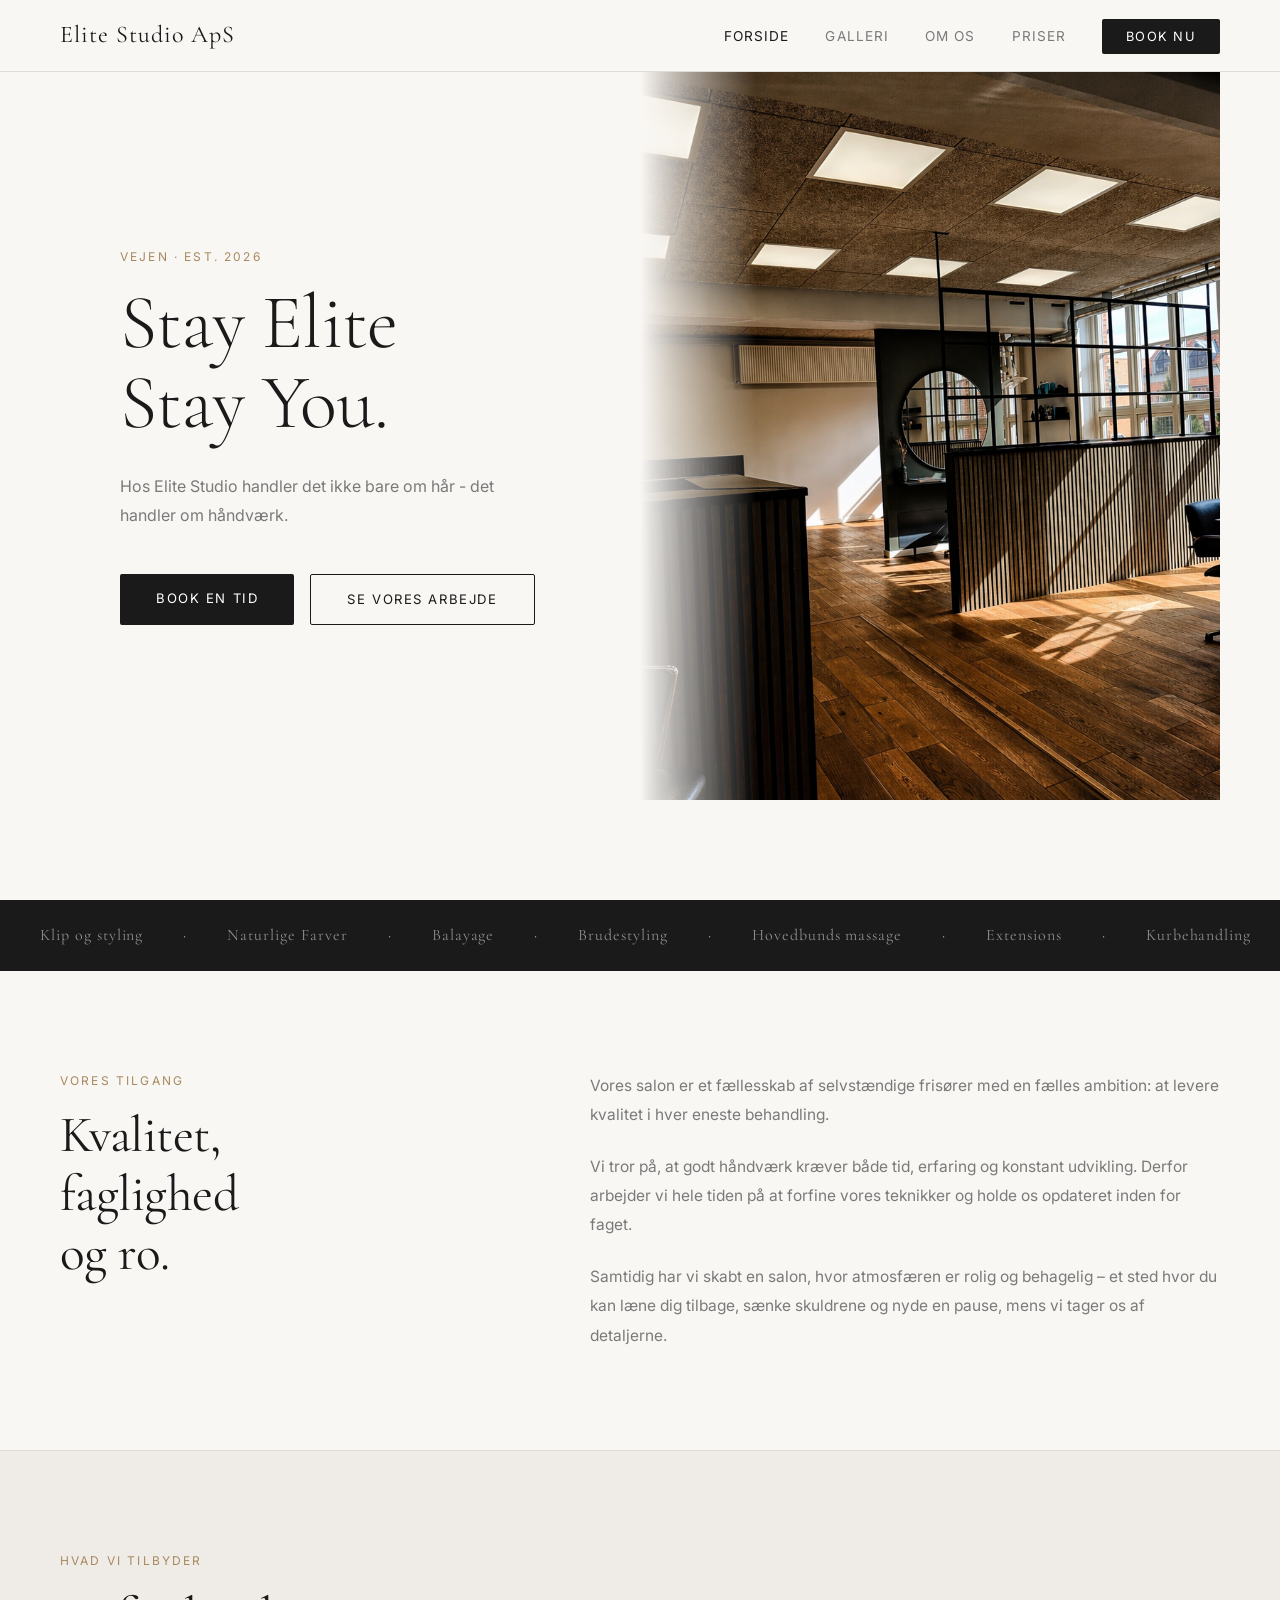
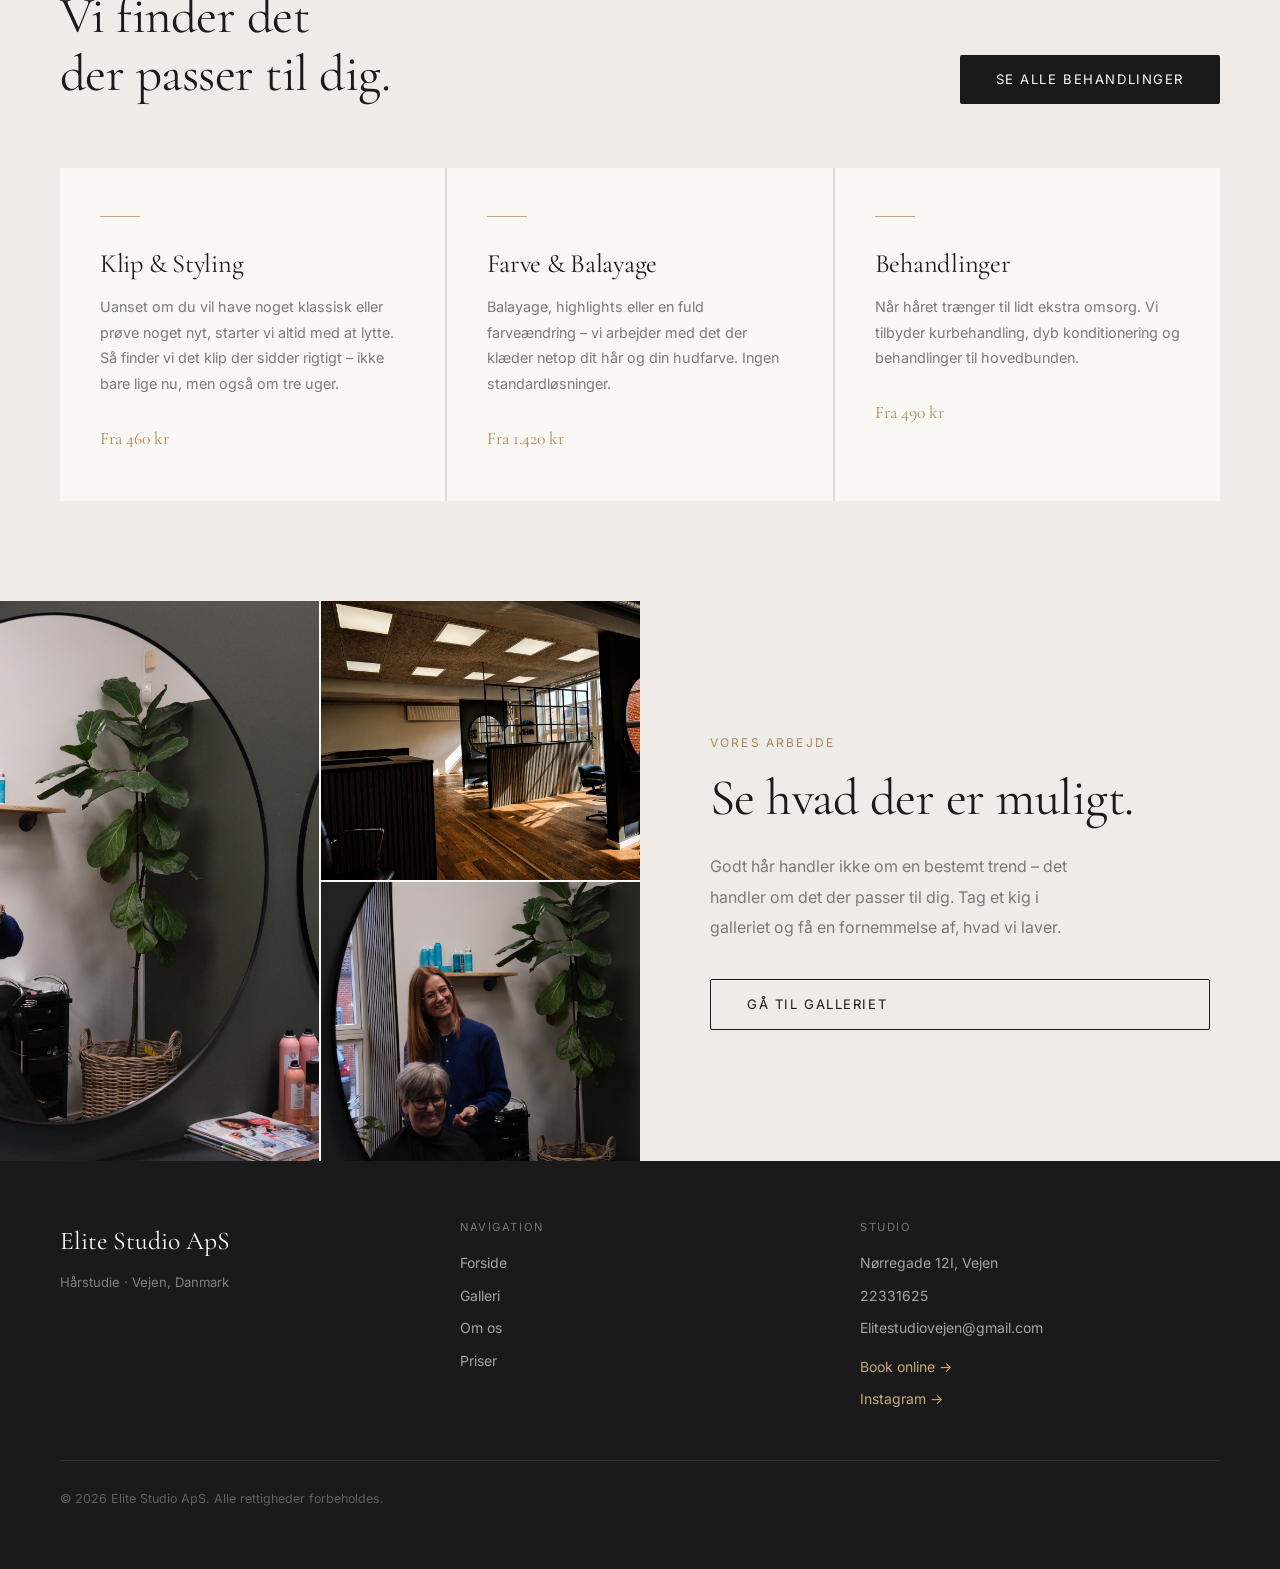
<file: index.html>
<!DOCTYPE html>
<html lang="da">
<head>
  <meta charset="UTF-8" />
  <meta name="viewport" content="width=device-width, initial-scale=1.0" />
  <title>Elite Studio ApS — Hårstudie</title>
  <link rel="preconnect" href="https://fonts.googleapis.com" />
  <link rel="preconnect" href="https://fonts.gstatic.com" crossorigin />
  <link href="https://fonts.googleapis.com/css2?family=Cormorant+Garamond:ital,wght@0,300;0,400;0,500;1,300;1,400&family=Inter:wght@300;400;500&display=swap" rel="stylesheet" />
  <meta name="description" content="Elite Studio er en professionel frisørsalon i Vejen. Vi tilbyder klip, farve, balayage og behandlinger. Book din tid online i dag." />
  <meta name="keywords" content="frisør Vejen, frisørsalon Vejen, klip og farve Vejen, balayage Vejen, Elite Studio" />
  <link rel="stylesheet" href="styles.css" />
  <style>
    .hero {
      min-height: 100vh;
      display: grid;
      grid-template-columns: 1fr 1fr;
      padding-top: var(--nav-height);
    }
    .hero-content {
      display: flex;
      flex-direction: column;
      justify-content: center;
      padding: 80px 60px;
    }
    .hero-title {
      font-size: clamp(3rem, 6vw, 5.5rem);
      font-weight: 300;
      line-height: 1.05;
      margin-bottom: 28px;
    }
    .hero-title em { font-style: italic; color: var(--accent-dark); }
    .hero-subtitle {
      font-size: 1rem;
      color: var(--text-muted);
      max-width: 380px;
      margin-bottom: 44px;
      line-height: 1.8;
    }
    .hero-cta { display: flex; gap: 16px; flex-wrap: wrap; }
    .hero-image { position: relative; overflow: hidden; background: var(--bg-dark); }
    .hero-image img { height: 100%; object-position: center top; }
    .hero-image-overlay {
      position: absolute;
      inset: 0;
      background: linear-gradient(to right, var(--bg) 0%, transparent 20%);
      pointer-events: none;
    }

    .marquee-section {
      padding: 22px 0;
      background: var(--text);
      overflow: hidden;
      white-space: nowrap;
    }
    .marquee-track {
      display: inline-flex;
      animation: marquee 22s linear infinite;
    }
    .marquee-track span {
      font-family: var(--font-display);
      font-size: 1rem;
      color: rgba(255,255,255,0.5);
      padding: 0 40px;
      letter-spacing: 0.06em;
    }
    .marquee-track span.dot { color: var(--accent); padding: 0; }
    @keyframes marquee {
      from { transform: translateX(0); }
      to   { transform: translateX(-50%); }
    }

    .philosophy {
      background: var(--bg);
      border-bottom: 1px solid var(--border);
    }
    .philosophy-inner {
      display: grid;
      grid-template-columns: 1fr 1.4fr;
      gap: 80px;
      align-items: start;
    }
    .philosophy-heading-col {}
    .philosophy-heading-col .section-heading {
      position: sticky;
      top: calc(var(--nav-height) + 32px);
    }
    .philosophy-body p {
      color: var(--text-muted);
      line-height: 1.9;
      font-size: 0.97rem;
      margin-bottom: 22px;
    }
    .philosophy-body p:last-child { margin-bottom: 0; }

    .services { background: var(--bg-dark); }
    .services-header {
      display: flex;
      justify-content: space-between;
      align-items: flex-end;
      margin-bottom: 64px;
    }
    .services-grid {
      display: grid;
      grid-template-columns: repeat(3, 1fr);
      gap: 2px;
      background: var(--border);
    }
    .service-card {
      background: var(--bg);
      padding: 48px 40px;
      transition: background 0.25s;
    }
    .service-card:hover { background: var(--white); }
    .service-icon { width: 40px; height: 1px; background: var(--accent); margin-bottom: 32px; }
    .service-card h3 { font-size: 1.65rem; margin-bottom: 14px; }
    .service-card p { font-size: 0.9rem; color: var(--text-muted); line-height: 1.8; margin-bottom: 28px; }
    .service-price { font-family: var(--font-display); font-size: 1.1rem; color: var(--accent-dark); }

    .featured { display: grid; grid-template-columns: 1fr 1fr; gap: 0; padding: 0; }
    .featured-images {
      display: grid;
      grid-template-columns: 1fr 1fr;
      grid-template-rows: 1fr 1fr;
      height: 560px;
      gap: 2px;
      overflow: hidden;
    }
    .featured-images img { height: 100%; overflow: hidden; }
    .featured-images img:first-child { grid-row: 1 / 3; }
    .featured-text {
      display: flex;
      flex-direction: column;
      justify-content: center;
      padding: 80px 70px;
      background: var(--bg-dark);
    }
    .featured-text .section-heading { margin-bottom: 24px; }
    .featured-text p { color: var(--text-muted); line-height: 1.9; margin-bottom: 36px; max-width: 380px; }

    .testimonial { background: var(--text); text-align: center; padding: 100px 60px; }
    .testimonial blockquote {
      font-family: var(--font-display);
      font-size: clamp(1.6rem, 3vw, 2.6rem);
      font-style: italic;
      font-weight: 300;
      color: var(--white);
      max-width: 820px;
      margin: 0 auto 28px;
      line-height: 1.4;
    }
    .testimonial cite {
      font-size: 0.8rem;
      letter-spacing: 0.14em;
      text-transform: uppercase;
      color: var(--accent);
      font-style: normal;
    }

    @media (max-width: 900px) {
      .hero { grid-template-columns: 1fr; min-height: auto; }
      .hero-content { padding: 60px 24px; }
      .hero-image { height: 50vw; min-height: 280px; }
      .philosophy-inner { grid-template-columns: 1fr; gap: 32px; }
      .services-header { flex-direction: column; align-items: flex-start; gap: 24px; }
      .services-grid { grid-template-columns: 1fr; }
      .featured { grid-template-columns: 1fr; }
      .featured-images { height: 300px; }
      .featured-text { padding: 60px 24px; }
      .testimonial { padding: 72px 24px; }
    }
  </style>
</head>
<body>

  <nav>
    <a class="nav-logo" href="index.html">Elite Studio ApS</a>
    <button class="nav-toggle" aria-label="Menu" onclick="document.querySelector('.nav-links').classList.toggle('open')">
      <span></span><span></span><span></span>
    </button>
    <ul class="nav-links">
      <li><a href="index.html" class="active">Forside</a></li>
      <li><a href="gallery.html">Galleri</a></li>
      <li><a href="about.html">Om os</a></li>
      <li><a href="pris.html">Priser</a></li>
      <li><a href="https://salonbook.one/?elite.studio#/" target="_blank" class="btn-book">Book nu</a></li>
    </ul>
  </nav>

  <section class="hero">
    <div class="hero-content">
      <span class="section-label">Vejen · Est. 2026</span>
      <h1 class="hero-title">Stay Elite<br>Stay You. <em></em></h1>
      <p class="hero-subtitle">Hos Elite Studio handler det ikke bare om hår - det handler om håndværk.</p>
      <div class="hero-cta">
        <a href="https://salonbook.one/?elite.studio#/" target="_blank" class="btn btn-primary">Book en tid</a>
        <a href="gallery.html" class="btn btn-outline">Se vores arbejde</a>
      </div>
    </div>
    <div class="hero-image">
      <img src="assests/DSCF0130.png" alt="Frisør i arbejde" />
      <div class="hero-image-overlay"></div>
    </div>
  </section>

  <div class="marquee-section" aria-hidden="true">
    <div class="marquee-track">
      <span>Klip og styling</span><span class="dot">·</span>
      <span>Naturlige Farver</span><span class="dot">·</span>
      <span>Balayage</span><span class="dot">·</span>
      <span>Brudestyling</span><span class="dot">·</span>
      <span>Hovedbunds massage</span><span class="dot">·</span>
      <span>Extensions</span><span class="dot">·</span>
      <span>Kurbehandling</span><span class="dot">·</span>
      <span>Klip og styling</span><span class="dot">·</span>
      <span>Naturlige Farver</span><span class="dot">·</span>
      <span>Balayage</span><span class="dot">·</span>
      <span>Brudestyling</span><span class="dot">·</span>
      <span>Hovedbunds massage</span><span class="dot">·</span>
      <span>Extensions</span><span class="dot">·</span>
      <span>Kurbehandling</span><span class="dot">·</span>
    </div>
  </div>

  <section class="philosophy">
    <div class="philosophy-inner">
      <div class="philosophy-heading-col">
        <span class="section-label">Vores tilgang</span>
        <h2 class="section-heading">Kvalitet,<br>faglighed<br>og ro.</h2>
      </div>
      <div class="philosophy-body">
        <p>Vores salon er et fællesskab af selvstændige frisører med en fælles ambition: at levere kvalitet i hver eneste behandling.</p>
        <p>Vi tror på, at godt håndværk kræver både tid, erfaring og konstant udvikling. Derfor arbejder vi hele tiden på at forfine vores teknikker og holde os opdateret inden for faget.</p>
        <p>Samtidig har vi skabt en salon, hvor atmosfæren er rolig og behagelig – et sted hvor du kan læne dig tilbage, sænke skuldrene og nyde en pause, mens vi tager os af detaljerne.</p>
      </div>
    </div>
  </section>

  <section class="services">
    <div class="services-header">
      <div>
        <span class="section-label">Hvad vi tilbyder</span>
        <h2 class="section-heading">Vi finder det<br>der passer til dig.</h2>
      </div>
      <a href="https://salonbook.one/?elite.studio#/" target="_blank" class="btn btn-primary">Se alle behandlinger</a>
    </div>
    <div class="services-grid">
      <div class="service-card">
        <div class="service-icon"></div>
        <h3>Klip & Styling</h3>
        <p>Uanset om du vil have noget klassisk eller prøve noget nyt, starter vi altid med at lytte. Så finder vi det klip der sidder rigtigt – ikke bare lige nu, men også om tre uger.</p>
        <span class="service-price">Fra 460 kr</span>
      </div>
      <div class="service-card">
        <div class="service-icon"></div>
        <h3>Farve & Balayage</h3>
        <p>Balayage, highlights eller en fuld farveændring – vi arbejder med det der klæder netop dit hår og din hudfarve. Ingen standardløsninger.</p>
        <span class="service-price">Fra 1.420 kr</span>
      </div>
      <div class="service-card">
        <div class="service-icon"></div>
        <h3>Behandlinger</h3>
        <p>Når håret trænger til lidt ekstra omsorg. Vi tilbyder kurbehandling, dyb konditionering og behandlinger til hovedbunden.</p>
        <span class="service-price">Fra 490 kr</span>
      </div>
    </div>
  </section>

  <div class="featured">
    <div class="featured-images">
      <img src="assests/DSCF0228.JPG" alt="Fremhævet arbejde 1" />
      <img src="assests/DSCF0130.png" alt="Fremhævet arbejde 2" />
      <img src="assests/DSCF0246.JPG" alt="Fremhævet arbejde 3" />
    </div>
    <div class="featured-text">
      <span class="section-label">Vores arbejde</span>
      <h2 class="section-heading">Se hvad der er muligt.</h2>
      <p>Godt hår handler ikke om en bestemt trend – det handler om det der passer til dig. Tag et kig i galleriet og få en fornemmelse af, hvad vi laver.</p>
      <a href="gallery.html" class="btn btn-outline">Gå til galleriet</a>
    </div>
  </div>

  <footer>
    <div>
      <div class="footer-brand">Elite Studio ApS</div>
      <div class="footer-tagline">Hårstudie · Vejen, Danmark</div>
    </div>
    <div>
      <h4>Navigation</h4>
      <ul>
        <li><a href="index.html">Forside</a></li>
        <li><a href="gallery.html">Galleri</a></li>
        <li><a href="about.html">Om os</a></li>
        <li><a href="pris.html">Priser</a></li>
      </ul>
    </div>
    <div>
      <h4>Studio</h4>
      <ul>
        <li><a href="#">Nørregade 12I, Vejen</a></li>
        <li><a href="tel:22331625">22331625</a></li>
        <li><a href="mailto:Elitestudiovejen@gmail.com">Elitestudiovejen@gmail.com</a></li>
        <li style="margin-top:16px"><a href="https://salonbook.one/?elite.studio#/" target="_blank" style="color:var(--accent)">Book online →</a></li>
        <li style="margin-top:10px"><a href="https://www.instagram.com/elite_studio_vejen" target="_blank" style="color:var(--accent)">Instagram →</a></li>
      </ul>
    </div>
    <div class="footer-bottom">© 2026 Elite Studio ApS. Alle rettigheder forbeholdes.</div>
  </footer>

</body>
</html>
</file>
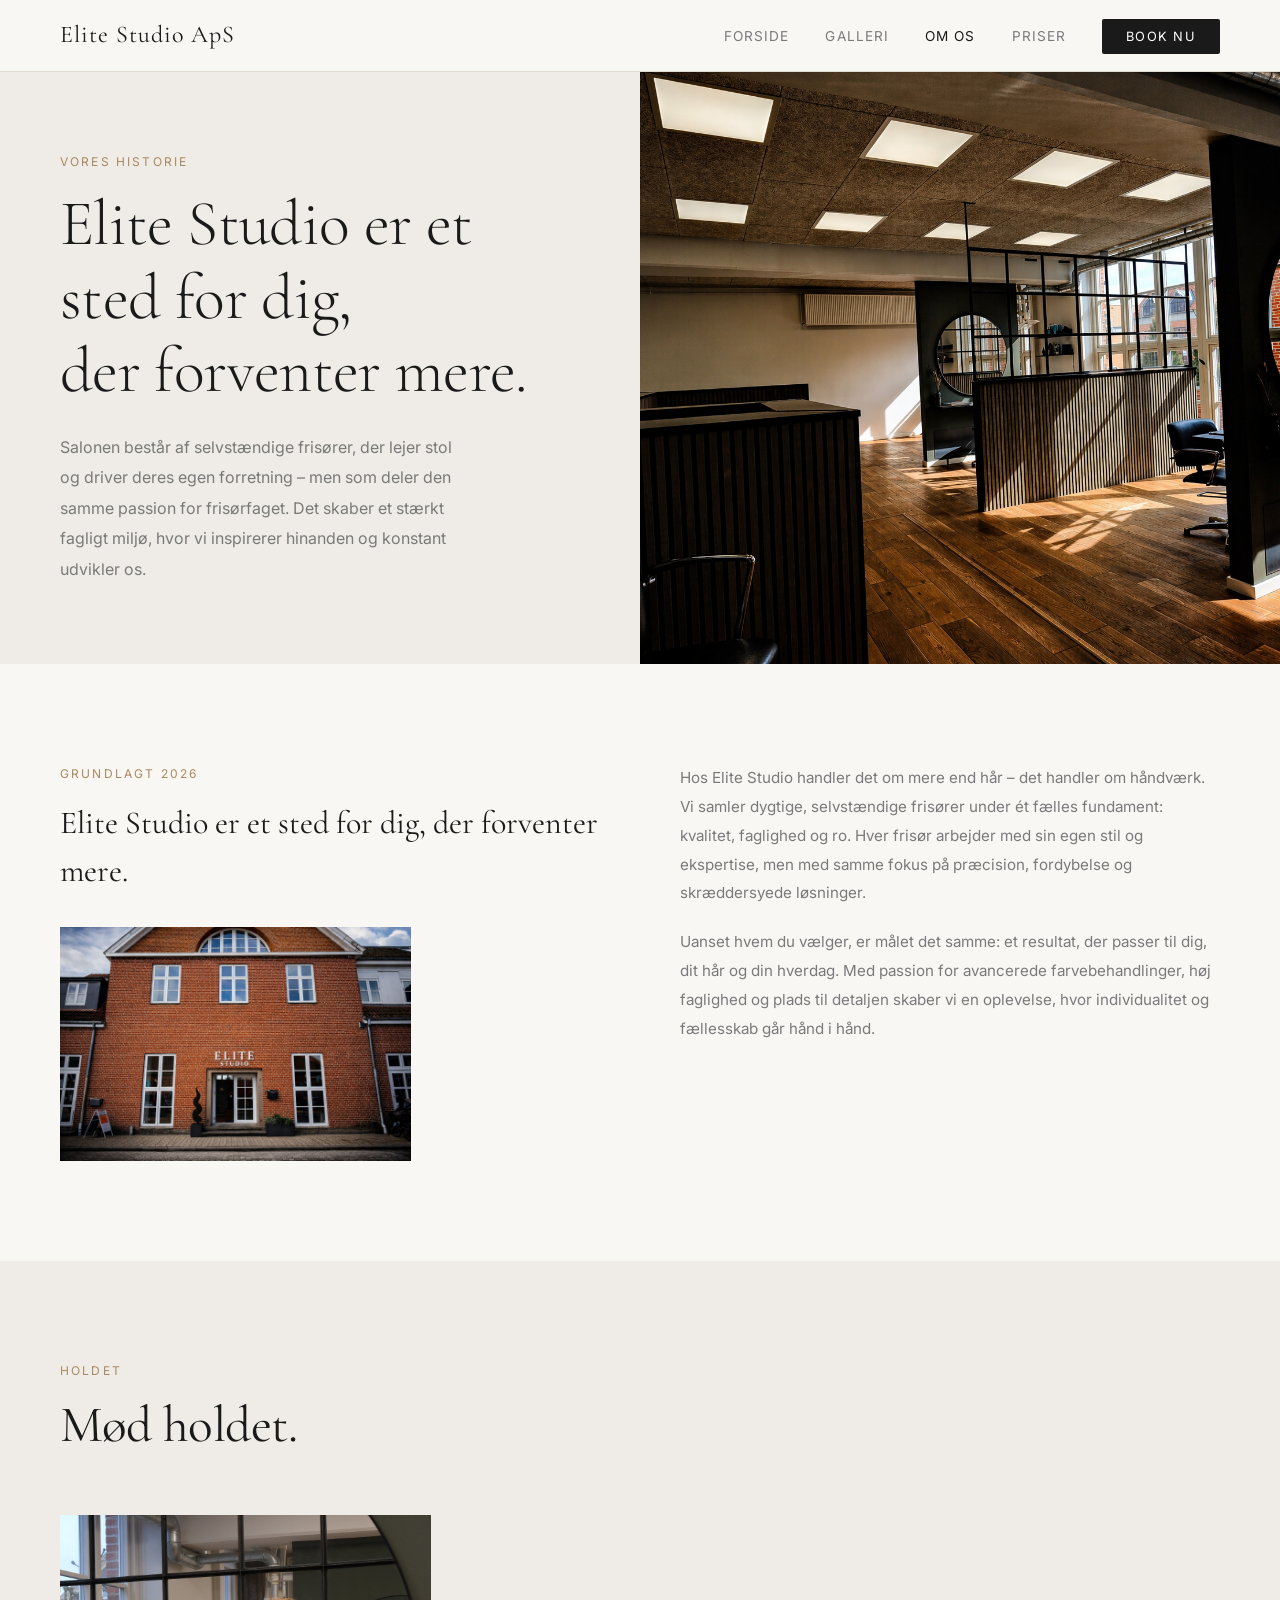
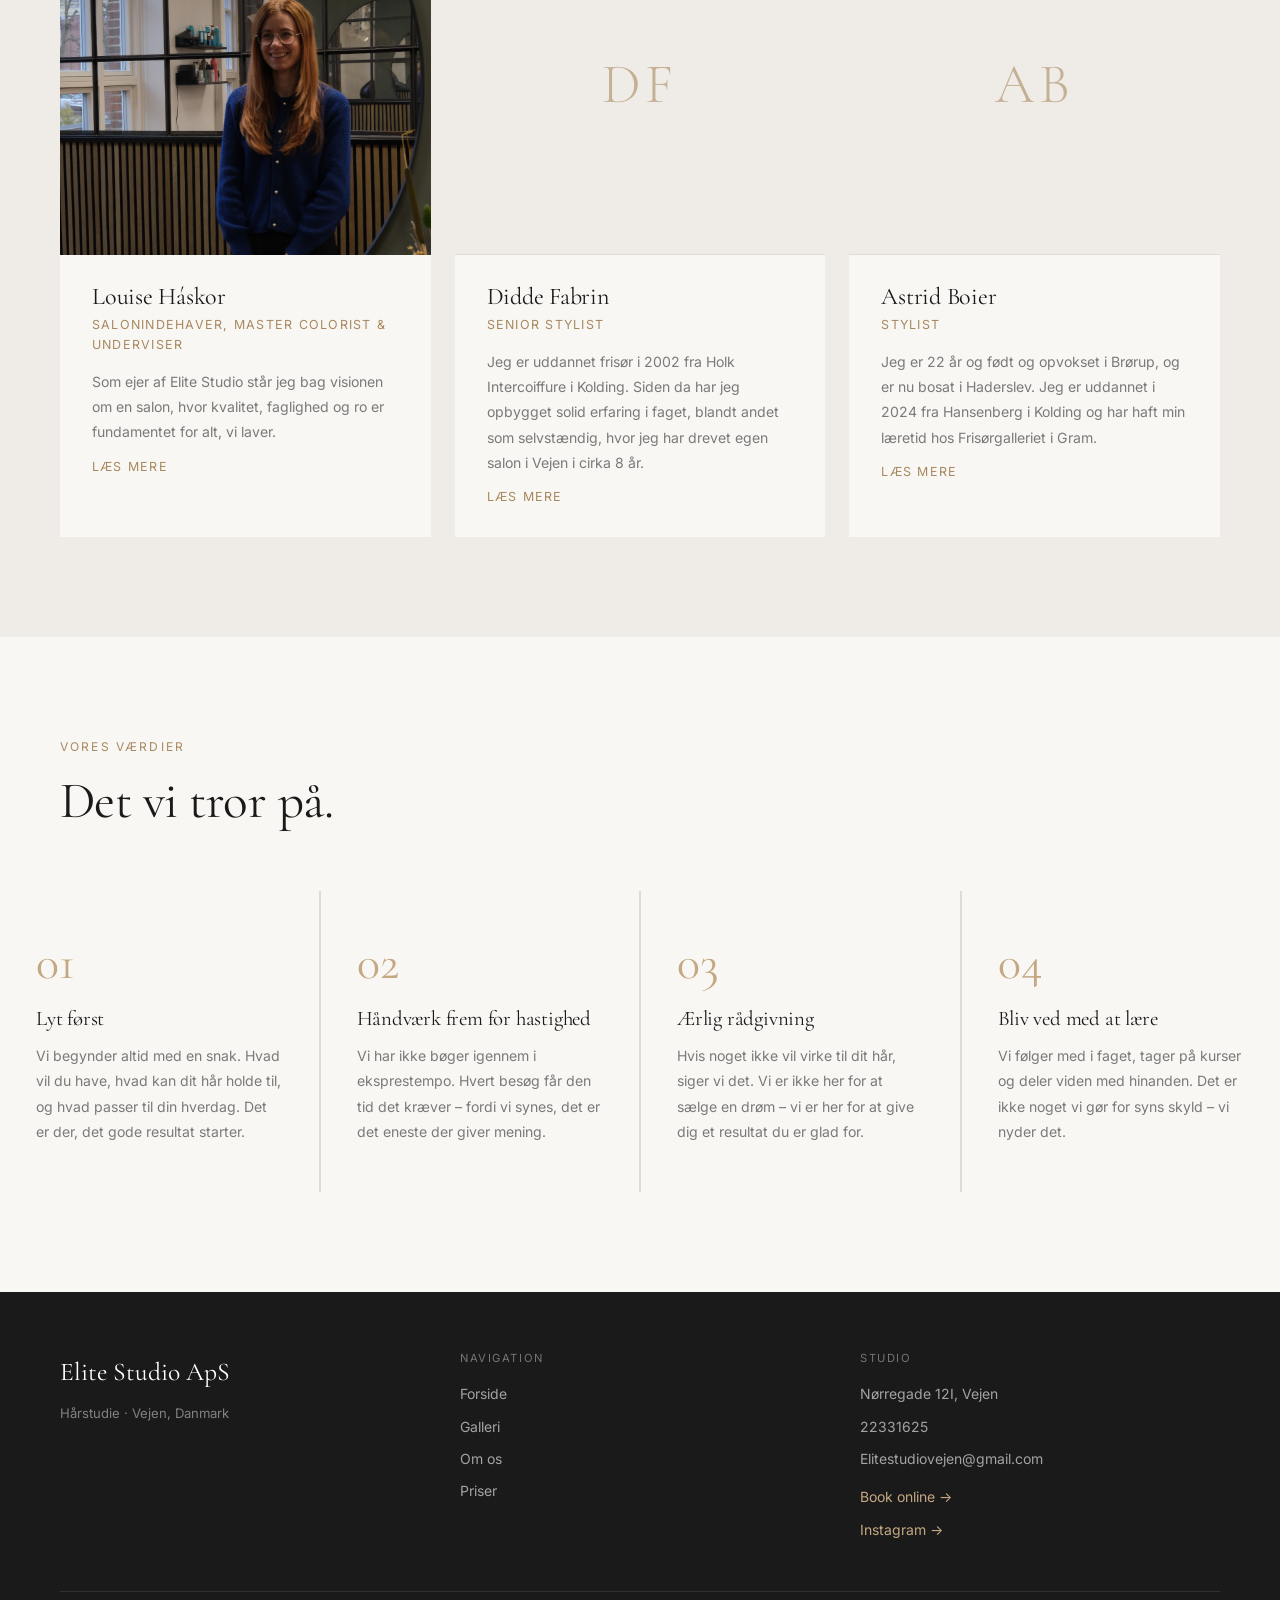
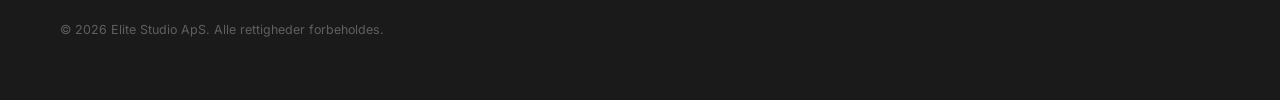
<file: about.html>
<!DOCTYPE html>
<html lang="da">
<head>
  <meta charset="UTF-8" />
  <meta name="viewport" content="width=device-width, initial-scale=1.0" />
  <title>Om os — Elite Studio ApS</title>
  <link rel="preconnect" href="https://fonts.googleapis.com" />
  <link rel="preconnect" href="https://fonts.gstatic.com" crossorigin />
  <link href="https://fonts.googleapis.com/css2?family=Cormorant+Garamond:ital,wght@0,300;0,400;0,500;1,300;1,400&family=Inter:wght@300;400;500&display=swap" rel="stylesheet" />
  <meta name="description" content="Mød holdet bag Elite Studio i Vejen – selvstændige frisører med passion for håndværk, kvalitet og personlig service." />
  <meta name="keywords" content="frisør Vejen, Elite Studio holdet, frisørsalon Vejen, Louise Háskor" />
  <link rel="stylesheet" href="styles.css" />
  <style>
    .about-hero {
      padding-top: var(--nav-height);
      min-height: 65vh;
      display: grid;
      grid-template-columns: 1fr 1fr;
    }
    .about-hero-text {
      display: flex;
      flex-direction: column;
      justify-content: flex-end;
      padding: 80px 60px;
      background: var(--bg-dark);
    }
    .about-hero-text h1 { font-size: clamp(2.8rem, 5vw, 4.8rem); font-weight: 300; margin-bottom: 24px; }
    .about-hero-text p { color: var(--text-muted); max-width: 400px; line-height: 1.9; font-size: 1rem; }
    .about-hero-image { background: var(--bg-dark); overflow: hidden; }
    .about-hero-image img { height: 100%; object-position: top center; }

    .story { display: grid; grid-template-columns: 1fr 1fr; gap: 80px; align-items: start; }
    .story-lead { font-family: var(--font-display); font-size: clamp(1.5rem, 2.5vw, 2rem); font-weight: 400; line-height: 1.5; color: var(--text); }
    .story-body p { color: var(--text-muted); line-height: 1.9; margin-bottom: 20px; font-size: 0.95rem; }
    .story-stat { display: flex; gap: 48px; margin-top: 40px; padding-top: 40px; border-top: 1px solid var(--border); }
    .stat-number { font-family: var(--font-display); font-size: 3rem; color: var(--text); line-height: 1; margin-bottom: 6px; }
    .stat-label { font-size: 0.78rem; letter-spacing: 0.1em; text-transform: uppercase; color: var(--text-muted); }

    .team { background: var(--bg-dark); }
    .team-header { margin-bottom: 60px; }
    .team-grid { display: grid; grid-template-columns: repeat(3, 1fr); gap: 24px; }
    .team-card { background: var(--bg); }
    .team-card-img { height: 340px; overflow: hidden; background: var(--bg-dark); }
    .team-card-img img { height: 100%; object-position: top center; transition: transform 0.45s ease; }
    .team-card:hover .team-card-img img { transform: scale(1.04); }
    .team-card-info { padding: 28px 32px; }
    .team-card-info h3 { font-size: 1.5rem; margin-bottom: 4px; }
    .team-role { font-size: 0.78rem; letter-spacing: 0.1em; text-transform: uppercase; color: var(--accent-dark); margin-bottom: 14px; }
    .team-card-info p { font-size: 0.88rem; color: var(--text-muted); line-height: 1.8; }

    .values-grid { display: grid; grid-template-columns: repeat(4, 1fr); gap: 2px; background: var(--border); }
    .value-item { background: var(--bg); padding: 48px 36px; }
    .value-num { font-family: var(--font-display); font-size: 3rem; color: var(--accent); line-height: 1; margin-bottom: 20px; }
    .value-item h3 { font-size: 1.3rem; margin-bottom: 12px; }
    .value-item p { font-size: 0.88rem; color: var(--text-muted); line-height: 1.8; }

    @media (max-width: 900px) {
      .about-hero { grid-template-columns: 1fr; min-height: auto; }
      .about-hero-text { padding: 60px 24px; }
      .about-hero-image { height: 50vw; min-height: 260px; }
      .story { grid-template-columns: 1fr; gap: 40px; padding: 60px 24px; }
      .team-grid { grid-template-columns: 1fr 1fr; }
      .values-grid { grid-template-columns: 1fr 1fr; }
    }
    @media (max-width: 600px) {
      .team-grid { grid-template-columns: 1fr; }
      .values-grid { grid-template-columns: 1fr; }
      .story-stat { flex-direction: column; gap: 28px; }
    }

    .louise-photo {
      position: relative;
      overflow: hidden;
    }
    .louise-photo::after {
      content: '';
      position: absolute;
      inset: 0;
      background: url('assests/DSCF0254.JPG') center 50% / cover no-repeat;
    }

    .story-facade-img { width: 65%; margin-top: 32px; object-fit: cover; }

    .team-card-placeholder {
      display: flex;
      align-items: center;
      justify-content: center;
      background: var(--bg-dark);
      border-bottom: 1px solid var(--border);
    }
    .placeholder-initials {
      font-family: var(--font-display);
      font-size: 3.5rem;
      font-weight: 300;
      color: var(--accent-dark);
      letter-spacing: 0.08em;
      opacity: 0.6;
    }

    .bio-expand p { font-size: 0.88rem; color: var(--text-muted); line-height: 1.8; margin-top: 12px; }
    .read-more-btn {
      background: none;
      border: none;
      padding: 0;
      margin-top: 14px;
      font-family: var(--font-body);
      font-size: 0.78rem;
      letter-spacing: 0.1em;
      text-transform: uppercase;
      color: var(--accent-dark);
      cursor: pointer;
      transition: color 0.2s;
    }
    .read-more-btn:hover { color: var(--text); }
  </style>
</head>
<body>

  <nav>
    <a class="nav-logo" href="index.html">Elite Studio ApS</a>
    <button class="nav-toggle" aria-label="Menu" onclick="document.querySelector('.nav-links').classList.toggle('open')">
      <span></span><span></span><span></span>
    </button>
    <ul class="nav-links">
      <li><a href="index.html">Forside</a></li>
      <li><a href="gallery.html">Galleri</a></li>
      <li><a href="about.html" class="active">Om os</a></li>
      <li><a href="pris.html">Priser</a></li>
      <li><a href="https://salonbook.one/?elite.studio#/" target="_blank" class="btn-book">Book nu</a></li>
    </ul>
  </nav>

  <div class="about-hero">
    <div class="about-hero-text">
      <span class="section-label">Vores historie</span>
      <h1>Elite Studio er et <br>sted for dig,<br>der forventer mere.</h1>
      <p>Salonen består af selvstændige frisører, der lejer stol og driver deres egen forretning – men som deler den samme passion for frisørfaget. Det skaber et stærkt fagligt miljø, hvor vi inspirerer hinanden og konstant udvikler os.</p>
    </div>
    <div class="about-hero-image">
      <img src="assests/DSCF0130.png" alt="Indeni studiet" />
    </div>
  </div>

  <section class="story">
    <div>
      <span class="section-label">Grundlagt 2026</span>
  
      <p class="story-lead">Elite Studio er et sted for dig, der forventer mere.</p>
      <img src="assests/DSCF01.png" alt="Elite Studio facade" class="story-facade-img" />
    </div>
    <div class="story-body">
      <p>Hos Elite Studio handler det om mere end hår – det handler om håndværk.
Vi samler dygtige, selvstændige frisører under ét fælles fundament: kvalitet, faglighed og ro. Hver frisør arbejder med sin egen stil og ekspertise, men med samme fokus på præcision, fordybelse og skræddersyede løsninger.</p>
      <p>Uanset hvem du vælger, er målet det samme: et resultat, der passer til dig, dit hår og din hverdag. Med passion for avancerede farvebehandlinger, høj faglighed og plads til detaljen skaber vi en oplevelse, hvor individualitet og fællesskab går hånd i hånd.</p>
    </div>
  </section>

  <section class="team">
    <div class="team-header">
      <span class="section-label">Holdet</span>
      <h2 class="section-heading">Mød holdet.</h2>
    </div>
    <div class="team-grid">
      <div class="team-card">
        <div class="team-card-img louise-photo">
        </div>
        <div class="team-card-info">
          <h3>Louise Háskor</h3>
          <div class="team-role">Salonindehaver, Master Colorist & underviser</div>
          <p>Som ejer af Elite Studio står jeg bag visionen om en salon, hvor kvalitet, faglighed og ro er fundamentet for alt, vi laver.</p>
          <div class="bio-expand" id="louise-bio" style="display:none;">
            <p>Jeg er født og opvokset i Vejen og uddannet frisør i byen i 2020. Siden da har jeg specialiseret mig i avancerede farvebehandlinger, hvor præcision, teknik og forståelse for hår spiller en afgørende rolle. Jeg er certificeret Bleach Colorist og arbejder med stor passion for at skabe skræddersyede farveresultater, der fremhæver både hår og personlighed.</p>
            <p>Ud over mit arbejde i salonen er jeg ejer af Bleach Academy, hvor jeg underviser frisører i moderne farveteknikker og deler min viden med branchen. Undervisningen er en stor del af min faglige udvikling og holder mig konstant opdateret og inspireret.</p>
            <p>I Elite Studio har jeg skabt et professionelt miljø, hvor dygtige selvstændige frisører arbejder side om side med samme respekt for håndværket og for oplevelsen i stolen.</p>
            <p>Når du sætter dig hos mig, er mit fokus altid det samme – at fordybe mig i mit arbejde og skabe et resultat, der er nøje tilpasset dig, dit hår og din hverdag.</p>
          </div>
          <button class="read-more-btn" onclick="toggleBio()" id="louise-btn">Læs mere</button>
        </div>
      </div>
      <div class="team-card">
        <div class="team-card-img team-card-placeholder">
          <div class="placeholder-initials">DF</div>
        </div>
        <div class="team-card-info">
          <h3>Didde Fabrin</h3>
          <div class="team-role">Senior Stylist</div>
          <p>Jeg er uddannet frisør i 2002 fra Holk Intercoiffure i Kolding. Siden da har jeg opbygget solid erfaring i faget, blandt andet som selvstændig, hvor jeg har drevet egen salon i Vejen i cirka 8 år.</p>
          <div class="bio-expand" id="didde-bio" style="display:none;">
            <p>I dag er jeg selvstændig frisør hos Elite Studio i Vejen, hvor jeg fortsat arbejder med stor passion for frisørfaget og lægger vægt på kvalitet, service og personlig rådgivning.</p>
            <p>Privat er jeg bosat i Ribe sammen med min mand og vores to børn.</p>
          </div>
          <button class="read-more-btn" onclick="toggleDiddeBio()" id="didde-btn">Læs mere</button>
        </div>
      </div>
      <div class="team-card">
        <div class="team-card-img team-card-placeholder">
          <div class="placeholder-initials">AB</div>
        </div>
        <div class="team-card-info">
          <h3>Astrid Boier</h3>
          <div class="team-role">Stylist</div>
          <p>Jeg er 22 år og født og opvokset i Brørup, og er nu bosat i Haderslev. Jeg er uddannet i 2024 fra Hansenberg i Kolding og har haft min læretid hos Frisørgalleriet i Gram.</p>
          <div class="bio-expand" id="astrid-bio" style="display:none;">
            <p>Den 1. juni 2025 startede jeg i salonen som ansat, og 1. september 2025 som selvstændig.</p>
            <p>Jeg elsker at arbejde kreativt med hår – især farver og klip, hvor jeg kan skabe fede, personlige looks, der passer til dig og din stil.</p>
          </div>
          <button class="read-more-btn" onclick="toggleAstridBio()" id="astrid-btn">Læs mere</button>
        </div>
      </div>
    </div>
  </section>

  <section style="padding-left:0; padding-right:0;">
    <div style="padding: 0 60px 60px;">
      <span class="section-label">Vores værdier</span>
      <h2 class="section-heading">Det vi tror på.</h2>
    </div>
    <div class="values-grid">
      <div class="value-item">
        <div class="value-num">01</div>
        <h3>Lyt først</h3>
          <p>Vi begynder altid med en snak. Hvad vil du have, hvad kan dit hår holde til, og hvad passer til din hverdag. Det er der, det gode resultat starter.</p>
      </div>
      <div class="value-item">
        <div class="value-num">02</div>
        <h3>Håndværk frem for hastighed</h3>
          <p>Vi har ikke bøger igennem i eksprestempo. Hvert besøg får den tid det kræver – fordi vi synes, det er det eneste der giver mening.</p>
      </div>
      <div class="value-item">
        <div class="value-num">03</div>
        <h3>Ærlig rådgivning</h3>
          <p>Hvis noget ikke vil virke til dit hår, siger vi det. Vi er ikke her for at sælge en drøm – vi er her for at give dig et resultat du er glad for.</p>
      </div>
      <div class="value-item">
        <div class="value-num">04</div>
        <h3>Bliv ved med at lære</h3>
          <p>Vi følger med i faget, tager på kurser og deler viden med hinanden. Det er ikke noget vi gør for syns skyld – vi nyder det.</p>
      </div>
    </div>
  </section>

  <footer>
    <div>
      <div class="footer-brand">Elite Studio ApS</div>
      <div class="footer-tagline">Hårstudie · Vejen, Danmark</div>
    </div>
    <div>
      <h4>Navigation</h4>
      <ul>
        <li><a href="index.html">Forside</a></li>
        <li><a href="gallery.html">Galleri</a></li>
        <li><a href="about.html">Om os</a></li>
        <li><a href="pris.html">Priser</a></li>
      </ul>
    </div>
    <div>
      <h4>Studio</h4>
      <ul>
        <li><a href="#">Nørregade 12I, Vejen</a></li>
        <li><a href="tel:22331625">22331625</a></li>
        <li><a href="mailto:Elitestudiovejen@gmail.com">Elitestudiovejen@gmail.com</a></li>
        <li style="margin-top:16px"><a href="https://salonbook.one/?elite.studio#/" target="_blank" style="color:var(--accent)">Book online →</a></li>
        <li style="margin-top:10px"><a href="https://www.instagram.com/elite_studio_vejen" target="_blank" style="color:var(--accent)">Instagram →</a></li>
      </ul>
    </div>
    <div class="footer-bottom">© 2026 Elite Studio ApS. Alle rettigheder forbeholdes.</div>
  </footer>

  <script>
    function toggleBio() {
      const bio = document.getElementById('louise-bio');
      const btn = document.getElementById('louise-btn');
      const expanded = bio.style.display === 'block';
      bio.style.display = expanded ? 'none' : 'block';
      btn.textContent = expanded ? 'Læs mere' : 'Læs mindre';
    }
    function toggleDiddeBio() {
      const bio = document.getElementById('didde-bio');
      const btn = document.getElementById('didde-btn');
      const expanded = bio.style.display === 'block';
      bio.style.display = expanded ? 'none' : 'block';
      btn.textContent = expanded ? 'Læs mere' : 'Læs mindre';
    }
    function toggleAstridBio() {
      const bio = document.getElementById('astrid-bio');
      const btn = document.getElementById('astrid-btn');
      const expanded = bio.style.display === 'block';
      bio.style.display = expanded ? 'none' : 'block';
      btn.textContent = expanded ? 'Læs mere' : 'Læs mindre';
    }
  </script>
</body>
</html>
</file>
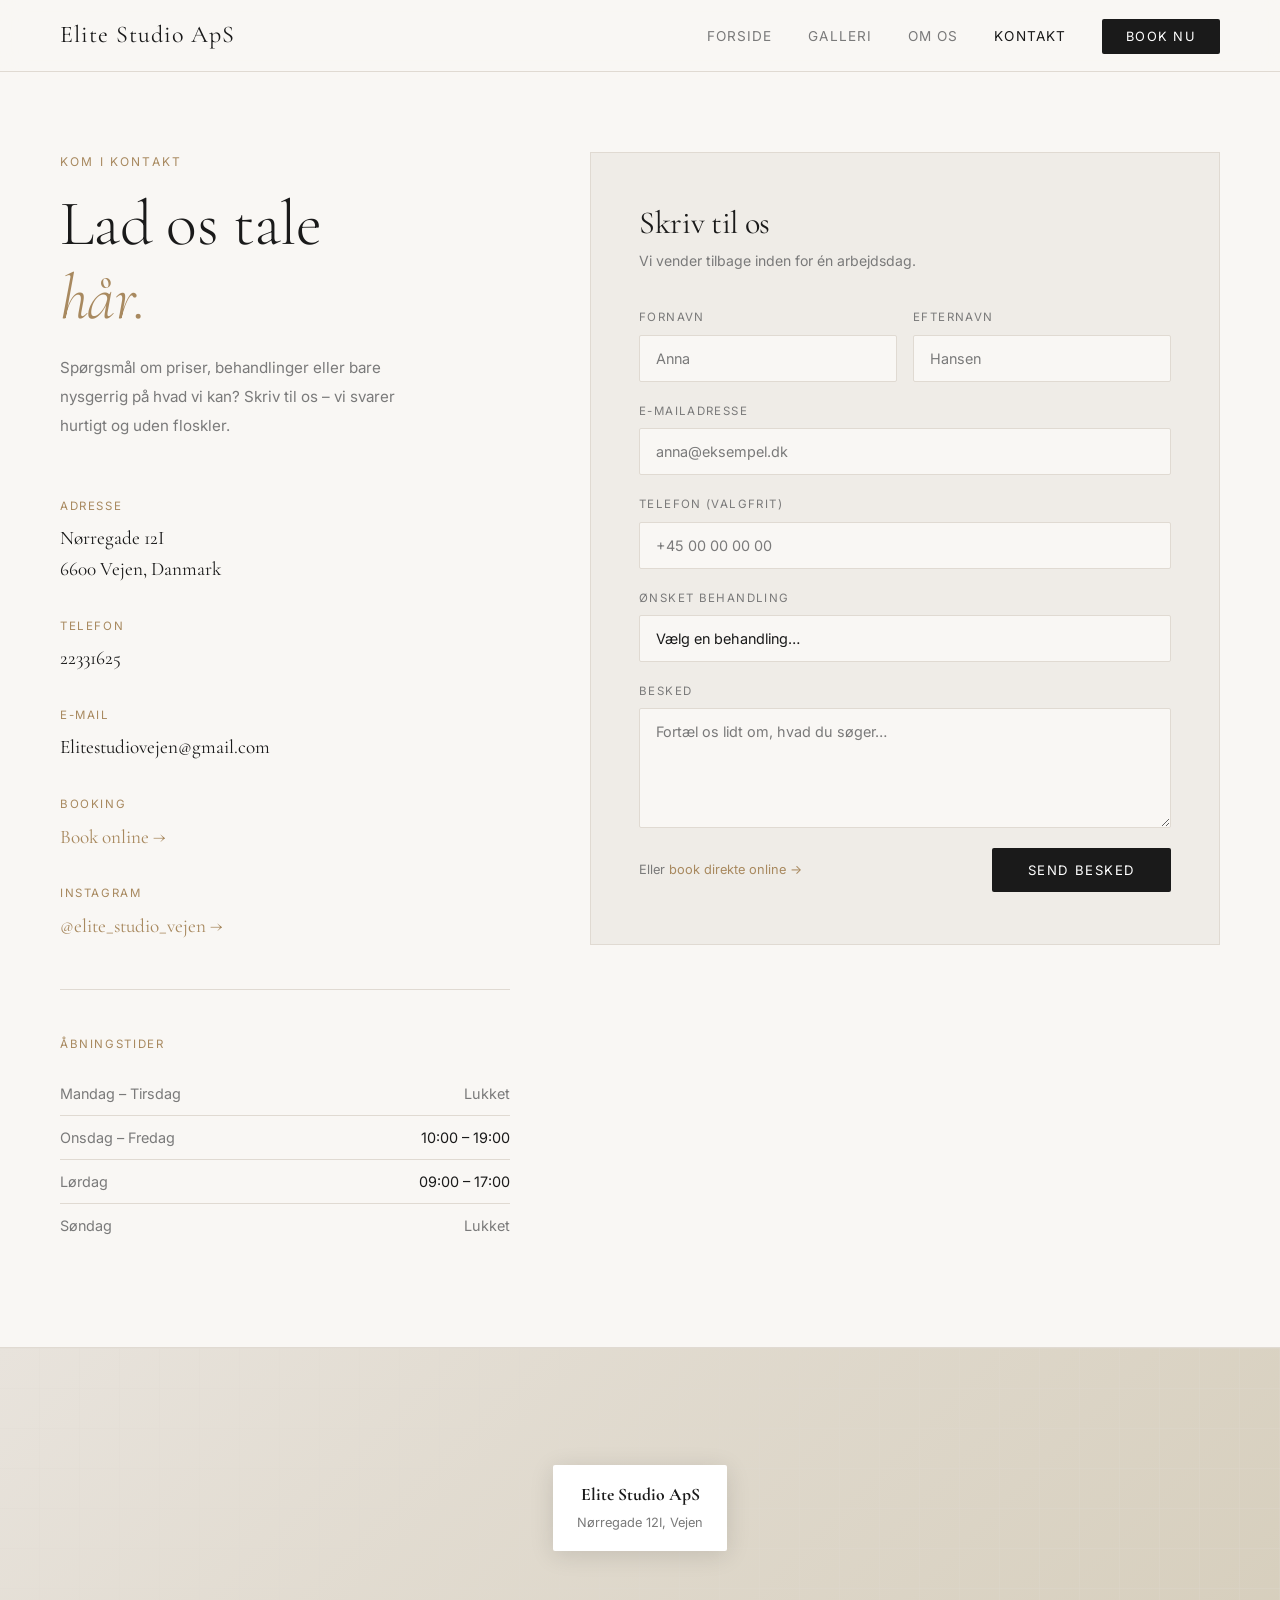
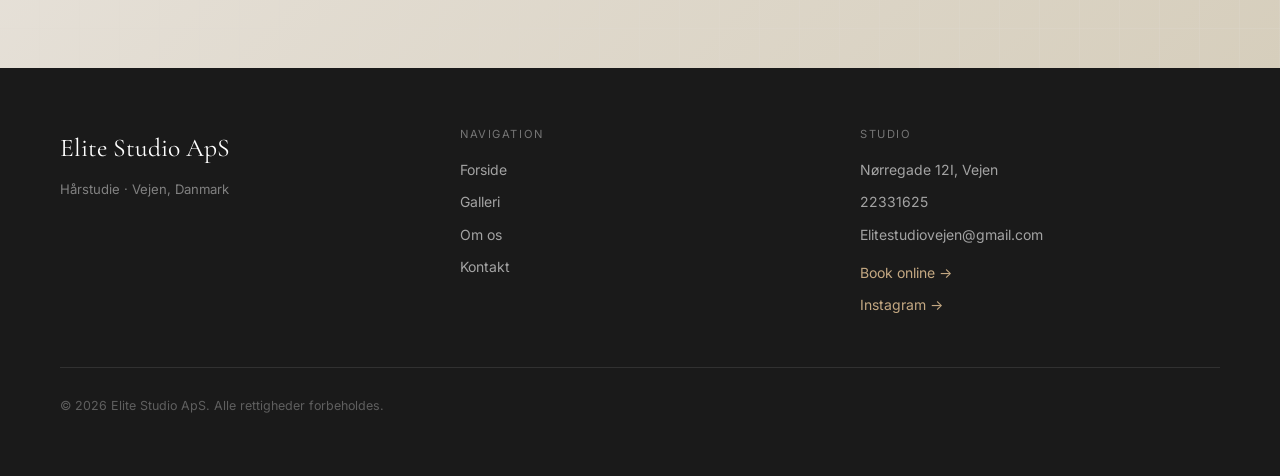
<file: contact.html>
<!DOCTYPE html>
<html lang="da">
<head>
  <meta charset="UTF-8" />
  <meta name="viewport" content="width=device-width, initial-scale=1.0" />
  <title>Kontakt — Elite Studio ApS</title>
  <link rel="preconnect" href="https://fonts.googleapis.com" />
  <link rel="preconnect" href="https://fonts.gstatic.com" crossorigin />
  <link href="https://fonts.googleapis.com/css2?family=Cormorant+Garamond:ital,wght@0,300;0,400;0,500;1,300;1,400&family=Inter:wght@300;400;500&display=swap" rel="stylesheet" />
  <link rel="stylesheet" href="styles.css" />
  <style>
    .contact-wrap {
      padding-top: calc(var(--nav-height) + 80px);
      padding-bottom: 100px;
      padding-left: 60px;
      padding-right: 60px;
      display: grid;
      grid-template-columns: 1fr 1.2fr;
      gap: 80px;
      align-items: start;
    }
    .contact-info h1 { font-size: clamp(2.8rem, 5vw, 4.6rem); font-weight: 300; margin-bottom: 20px; }
    .contact-info .intro { color: var(--text-muted); line-height: 1.9; font-size: 0.95rem; max-width: 380px; margin-bottom: 56px; }
    .contact-details { display: flex; flex-direction: column; gap: 32px; }
    .detail-label { font-size: 0.72rem; letter-spacing: 0.14em; text-transform: uppercase; color: var(--accent-dark); margin-bottom: 8px; }
    .detail-value { font-family: var(--font-display); font-size: 1.2rem; color: var(--text); }
    .detail-value a { transition: color 0.2s; }
    .detail-value a:hover { color: var(--accent-dark); }

    .hours-table { margin-top: 48px; padding-top: 48px; border-top: 1px solid var(--border); }
    .hours-table h3 { font-family: var(--font-body); font-size: 0.72rem; letter-spacing: 0.14em; text-transform: uppercase; color: var(--accent-dark); margin-bottom: 20px; }
    .hours-row { display: flex; justify-content: space-between; padding: 10px 0; border-bottom: 1px solid var(--border); font-size: 0.9rem; }
    .hours-row:last-child { border-bottom: none; }
    .hours-day { color: var(--text-muted); }
    .closed { color: var(--text-muted); }

    .contact-form-wrap { background: var(--bg-dark); padding: 52px 48px; border: 1px solid var(--border); }
    .contact-form-wrap h2 { font-size: 2rem; margin-bottom: 8px; }
    .contact-form-wrap .sub { color: var(--text-muted); font-size: 0.88rem; margin-bottom: 36px; }
    .form-row { display: grid; grid-template-columns: 1fr 1fr; gap: 16px; }
    .form-group { display: flex; flex-direction: column; margin-bottom: 20px; }
    .form-group label { font-size: 0.72rem; letter-spacing: 0.12em; text-transform: uppercase; color: var(--text-muted); margin-bottom: 8px; }
    .form-group input,
    .form-group select,
    .form-group textarea {
      background: var(--bg);
      border: 1px solid var(--border);
      border-radius: 2px;
      padding: 14px 16px;
      font-family: var(--font-body);
      font-size: 0.9rem;
      color: var(--text);
      outline: none;
      transition: border-color 0.2s;
      -webkit-appearance: none;
    }
    .form-group input:focus,
    .form-group select:focus,
    .form-group textarea:focus { border-color: var(--accent-dark); }
    .form-group input::placeholder,
    .form-group textarea::placeholder { color: var(--text-muted); }
    .form-group textarea { resize: vertical; min-height: 120px; }
    .form-submit { display: flex; justify-content: space-between; align-items: center; margin-top: 8px; flex-wrap: wrap; gap: 16px; }
    .form-note { font-size: 0.8rem; color: var(--text-muted); }

    .map-section { background: var(--bg-dark); border-top: 1px solid var(--border); }
    .map-placeholder {
      height: 320px;
      background: linear-gradient(135deg, #E8E3DC 0%, #D6CEBC 100%);
      display: flex;
      align-items: center;
      justify-content: center;
      position: relative;
      overflow: hidden;
    }
    .map-placeholder::before {
      content: '';
      position: absolute;
      inset: 0;
      background-image:
        repeating-linear-gradient(0deg, transparent, transparent 39px, var(--border) 40px),
        repeating-linear-gradient(90deg, transparent, transparent 39px, var(--border) 40px);
      opacity: 0.5;
    }
    .map-pin { position: relative; text-align: center; background: var(--white); padding: 16px 24px; border-radius: 2px; box-shadow: 0 4px 24px rgba(0,0,0,0.12); }
    .map-pin strong { font-family: var(--font-display); font-size: 1.1rem; display: block; }
    .map-pin span { font-size: 0.8rem; color: var(--text-muted); }

    .form-success { display: none; text-align: center; padding: 40px 0; }
    .form-success h3 { font-size: 2rem; margin-bottom: 10px; }
    .form-success p { color: var(--text-muted); }

    @media (max-width: 900px) {
      .contact-wrap { grid-template-columns: 1fr; padding: calc(var(--nav-height) + 48px) 24px 72px; gap: 48px; }
      .contact-form-wrap { padding: 36px 24px; }
      .form-row { grid-template-columns: 1fr; }
    }
  </style>
</head>
<body>

  <nav>
    <a class="nav-logo" href="index.html">Elite Studio ApS</a>
    <button class="nav-toggle" aria-label="Menu" onclick="document.querySelector('.nav-links').classList.toggle('open')">
      <span></span><span></span><span></span>
    </button>
    <ul class="nav-links">
      <li><a href="index.html">Forside</a></li>
      <li><a href="gallery.html">Galleri</a></li>
      <li><a href="about.html">Om os</a></li>
      <li><a href="contact.html" class="active">Kontakt</a></li>
      <li><a href="https://salonbook.one/?elite.studio#/" target="_blank" class="btn-book">Book nu</a></li>
    </ul>
  </nav>

  <div class="contact-wrap">
    <div class="contact-info">
      <span class="section-label">Kom i kontakt</span>
      <h1>Lad os tale<br><em style="color:var(--accent-dark)">hår.</em></h1>
      <p class="intro">Spørgsmål om priser, behandlinger eller bare nysgerrig på hvad vi kan? Skriv til os – vi svarer hurtigt og uden floskler.</p>
      <div class="contact-details">
        <div>
          <div class="detail-label">Adresse</div>
          <div class="detail-value">Nørregade 12I<br>6600 Vejen, Danmark</div>
        </div>
        <div>
          <div class="detail-label">Telefon</div>
          <div class="detail-value"><a href="tel:22331625">22331625</a></div>
        </div>
        <div>
          <div class="detail-label">E-mail</div>
          <div class="detail-value"><a href="mailto:Elitestudiovejen@gmail.com">Elitestudiovejen@gmail.com</a></div>
        </div>
        <div>
          <div class="detail-label">Booking</div>
          <div class="detail-value"><a href="https://salonbook.one/?elite.studio#/" target="_blank" style="color:var(--accent-dark)">Book online →</a></div>
        </div>
        <div>
          <div class="detail-label">Instagram</div>
          <div class="detail-value"><a href="https://www.instagram.com/elite_studio_vejen" target="_blank" style="color:var(--accent-dark)">@elite_studio_vejen →</a></div>
        </div>
      </div>
      <div class="hours-table">
        <h3>Åbningstider</h3>
        <div class="hours-row"><span class="hours-day">Mandag – Tirsdag</span><span class="closed">Lukket</span></div>
        <div class="hours-row"><span class="hours-day">Onsdag – Fredag</span><span>10:00 – 19:00</span></div>
        <div class="hours-row"><span class="hours-day">Lørdag</span><span>09:00 – 17:00</span></div>
        <div class="hours-row"><span class="hours-day">Søndag</span><span class="closed">Lukket</span></div>
      </div>
    </div>

    <div class="contact-form-wrap">
      <h2>Skriv til os</h2>
      <p class="sub">Vi vender tilbage inden for én arbejdsdag.</p>
      <form id="contactForm" onsubmit="handleSubmit(event)">
        <div class="form-row">
          <div class="form-group">
            <label for="firstName">Fornavn</label>
            <input type="text" id="firstName" name="firstName" placeholder="Anna" required />
          </div>
          <div class="form-group">
            <label for="lastName">Efternavn</label>
            <input type="text" id="lastName" name="lastName" placeholder="Hansen" required />
          </div>
        </div>
        <div class="form-group">
          <label for="email">E-mailadresse</label>
          <input type="email" id="email" name="email" placeholder="anna@eksempel.dk" required />
        </div>
        <div class="form-group">
          <label for="phone">Telefon (valgfrit)</label>
          <input type="tel" id="phone" name="phone" placeholder="+45 00 00 00 00" />
        </div>
        <div class="form-group">
          <label for="service">Ønsket behandling</label>
          <select id="service" name="service">
            <option value="">Vælg en behandling…</option>
            <option>Klip & Styling</option>
            <option>Farve & Balayage</option>
            <option>Keratinbehandling</option>
            <option>Brudestyling</option>
            <option>Extensions</option>
            <option>Andet / Ved det ikke endnu</option>
          </select>
        </div>
        <div class="form-group">
          <label for="message">Besked</label>
          <textarea id="message" name="message" placeholder="Fortæl os lidt om, hvad du søger…"></textarea>
        </div>
        <div class="form-submit">
          <span class="form-note">Eller <a href="https://salonbook.one/?elite.studio#/" target="_blank" style="color:var(--accent-dark)">book direkte online →</a></span>
          <button type="submit" class="btn btn-primary">Send besked</button>
        </div>
      </form>
      <div class="form-success" id="formSuccess">
        <h3>Tak for beskeden.</h3>
        <p>Vi har modtaget din besked og vender tilbage så hurtigt vi kan.</p>
      </div>
    </div>
  </div>

  <div class="map-section">
    <div class="map-placeholder">
      <div class="map-pin">
        <strong>Elite Studio ApS</strong>
        <span>Nørregade 12I, Vejen</span>
      </div>
    </div>
  </div>

  <footer>
    <div>
      <div class="footer-brand">Elite Studio ApS</div>
      <div class="footer-tagline">Hårstudie · Vejen, Danmark</div>
    </div>
    <div>
      <h4>Navigation</h4>
      <ul>
        <li><a href="index.html">Forside</a></li>
        <li><a href="gallery.html">Galleri</a></li>
        <li><a href="about.html">Om os</a></li>
        <li><a href="contact.html">Kontakt</a></li>
      </ul>
    </div>
    <div>
      <h4>Studio</h4>
      <ul>
        <li><a href="#">Nørregade 12I, Vejen</a></li>
        <li><a href="tel:22331625">22331625</a></li>
        <li><a href="mailto:Elitestudiovejen@gmail.com">Elitestudiovejen@gmail.com</a></li>
        <li style="margin-top:16px"><a href="https://salonbook.one/?elite.studio#/" target="_blank" style="color:var(--accent)">Book online →</a></li>
        <li style="margin-top:10px"><a href="https://www.instagram.com/elite_studio_vejen" target="_blank" style="color:var(--accent)">Instagram →</a></li>
      </ul>
    </div>
    <div class="footer-bottom">© 2026 Elite Studio ApS. Alle rettigheder forbeholdes.</div>
  </footer>

  <script>
    function handleSubmit(e) {
      e.preventDefault();
      document.getElementById('contactForm').style.display = 'none';
      document.getElementById('formSuccess').style.display = 'block';
    }
  </script>

</body>
</html>
</file>
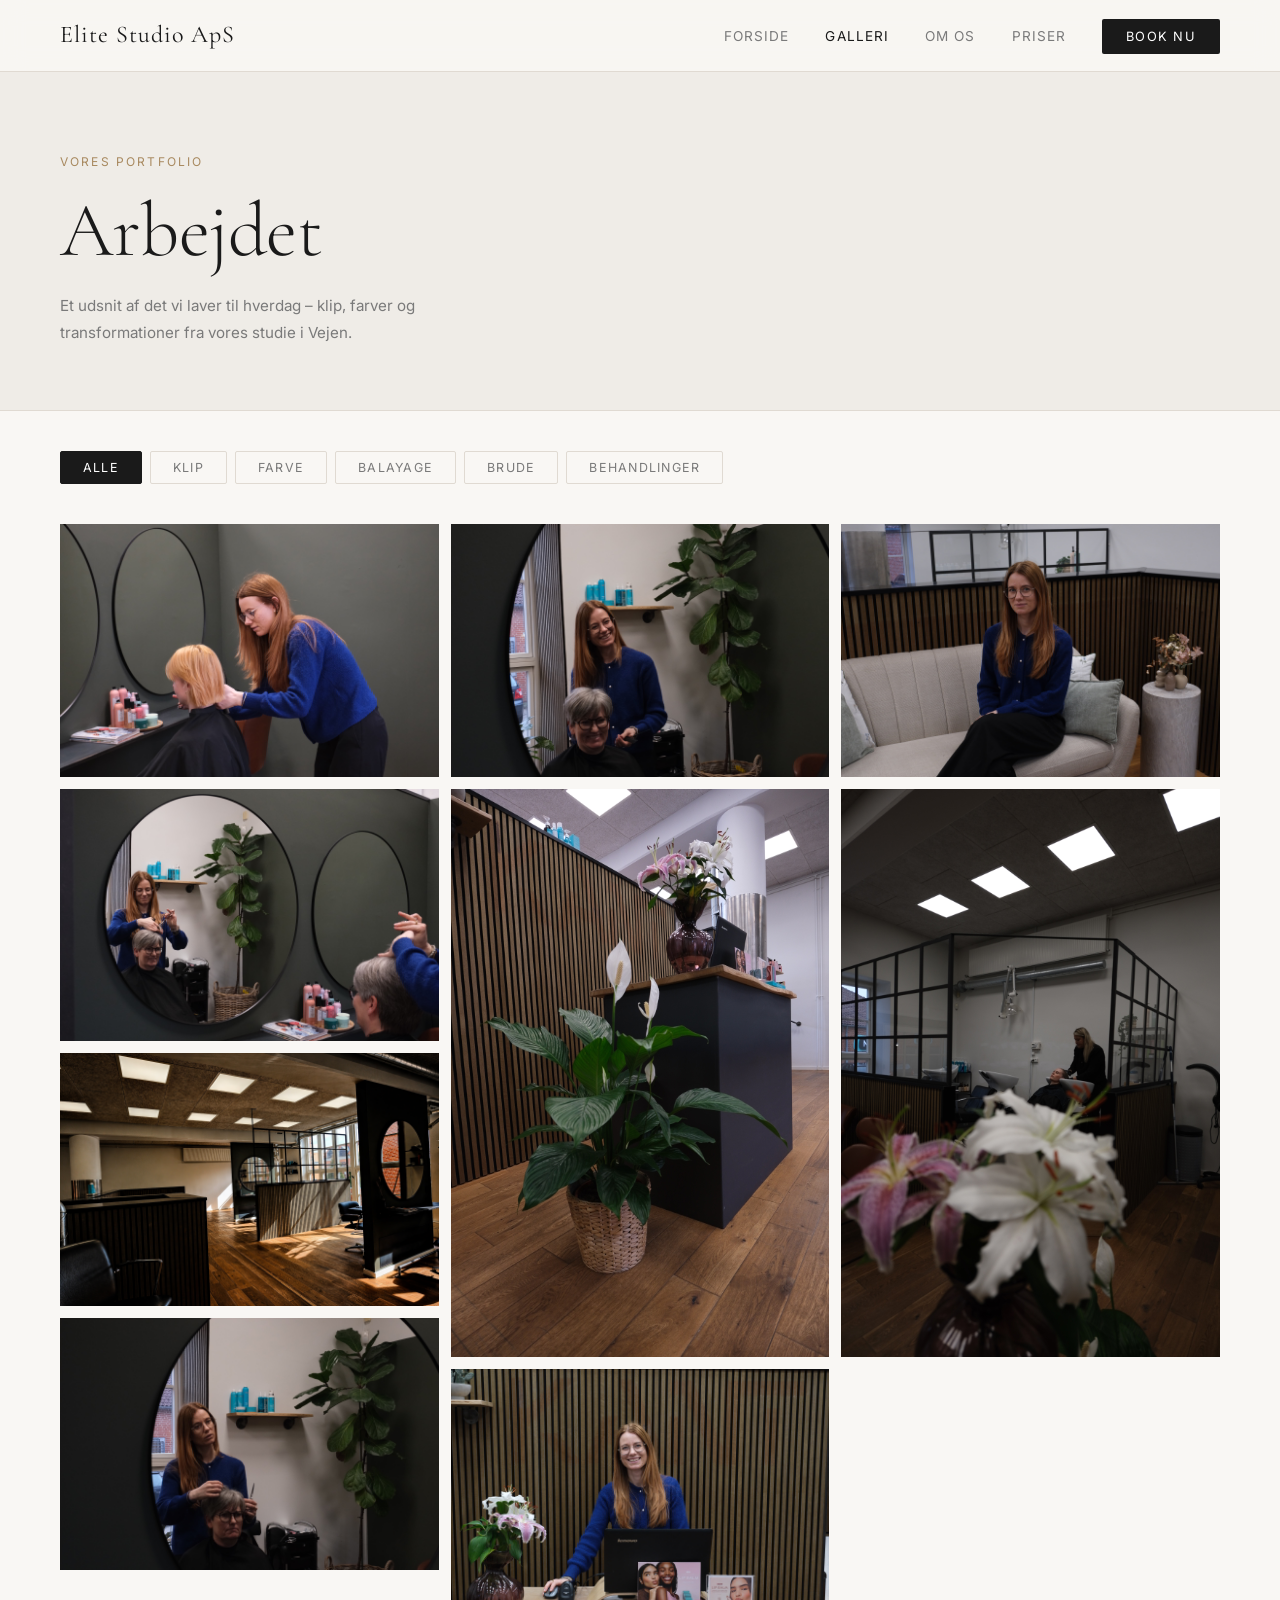
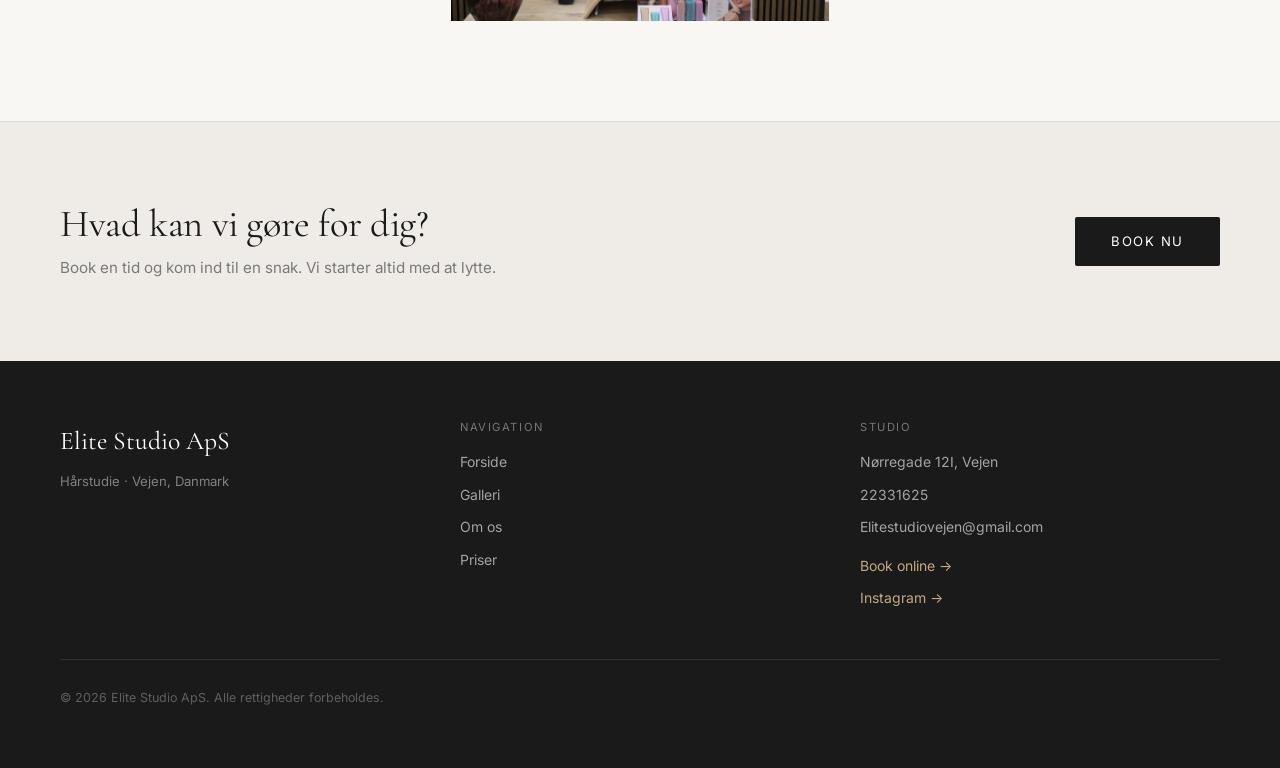
<file: gallery.html>
<!DOCTYPE html>
<html lang="da">
<head>
  <meta charset="UTF-8" />
  <meta name="viewport" content="width=device-width, initial-scale=1.0" />
  <title>Galleri — Elite Studio ApS</title>
  <link rel="preconnect" href="https://fonts.googleapis.com" />
  <link rel="preconnect" href="https://fonts.gstatic.com" crossorigin />
  <link href="https://fonts.googleapis.com/css2?family=Cormorant+Garamond:ital,wght@0,300;0,400;0,500;1,300;1,400&family=Inter:wght@300;400;500&display=swap" rel="stylesheet" />
  <meta name="description" content="Se vores arbejde – klip, farve, balayage og styling fra Elite Studio i Vejen. Book din tid online." />
  <meta name="keywords" content="frisør Vejen, frisørgalleri, klip og farve Vejen, balayage Vejen" />
  <link rel="stylesheet" href="styles.css" />
  <style>
    .page-header {
      padding-top: calc(var(--nav-height) + 80px);
      padding-bottom: 64px;
      padding-left: 60px;
      padding-right: 60px;
      background: var(--bg-dark);
      border-bottom: 1px solid var(--border);
    }
    .page-header h1 { font-size: clamp(3rem, 6vw, 5rem); font-weight: 300; }
    .page-header p { color: var(--text-muted); margin-top: 16px; font-size: 0.95rem; max-width: 440px; line-height: 1.8; }

    .filter-bar { padding: 40px 60px 0; display: flex; gap: 8px; flex-wrap: wrap; }
    .filter-btn {
      padding: 8px 22px;
      font-size: 0.78rem;
      letter-spacing: 0.1em;
      text-transform: uppercase;
      border: 1px solid var(--border);
      background: transparent;
      color: var(--text-muted);
      border-radius: 2px;
      cursor: pointer;
      transition: all 0.2s;
      font-family: var(--font-body);
    }
    .filter-btn:hover { border-color: var(--text); color: var(--text); }
    .filter-btn.active { background: var(--text); color: var(--white); border-color: var(--text); }

    .gallery-section { padding: 40px 60px 100px; }
    .masonry { columns: 3; column-gap: 12px; }
    .masonry-item {
      break-inside: avoid;
      margin-bottom: 12px;
      overflow: hidden;
      background: var(--bg-dark);
      position: relative;
      cursor: pointer;
    }
    .masonry-item img { transition: transform 0.45s ease; display: block; }
    .masonry-item:hover img { transform: scale(1.04); }
    .masonry-item .overlay {
      position: absolute;
      inset: 0;
      background: rgba(26,26,26,0);
      display: flex;
      align-items: flex-end;
      padding: 24px;
      transition: background 0.3s;
    }
    .masonry-item:hover .overlay { background: rgba(26,26,26,0.45); }
    .overlay-label {
      font-family: var(--font-display);
      font-size: 1.1rem;
      color: var(--white);
      font-style: italic;
      opacity: 0;
      transform: translateY(8px);
      transition: opacity 0.3s, transform 0.3s;
    }
    .masonry-item:hover .overlay-label { opacity: 1; transform: translateY(0); }

    .gallery-cta {
      background: var(--bg-dark);
      border-top: 1px solid var(--border);
      padding: 80px 60px;
      display: flex;
      align-items: center;
      justify-content: space-between;
      gap: 40px;
    }
    .gallery-cta h2 { font-size: clamp(1.8rem, 3vw, 2.8rem); max-width: 460px; }
    .gallery-cta p { color: var(--text-muted); margin-top: 10px; font-size: 0.95rem; }

    @media (max-width: 900px) {
      .page-header { padding: calc(var(--nav-height) + 48px) 24px 48px; }
      .filter-bar { padding: 32px 24px 0; }
      .gallery-section { padding: 32px 24px 72px; }
      .masonry { columns: 2; }
      .gallery-cta { flex-direction: column; align-items: flex-start; padding: 60px 24px; }
    }
    @media (max-width: 500px) { .masonry { columns: 1; } }
  </style>
</head>
<body>

  <nav>
    <a class="nav-logo" href="index.html">Elite Studio ApS</a>
    <button class="nav-toggle" aria-label="Menu" onclick="document.querySelector('.nav-links').classList.toggle('open')">
      <span></span><span></span><span></span>
    </button>
    <ul class="nav-links">
      <li><a href="index.html">Forside</a></li>
      <li><a href="gallery.html" class="active">Galleri</a></li>
      <li><a href="about.html">Om os</a></li>
      <li><a href="pris.html">Priser</a></li>
      <li><a href="https://salonbook.one/?elite.studio#/" target="_blank" class="btn-book">Book nu</a></li>
    </ul>
  </nav>

  <div class="page-header">
    <span class="section-label">Vores portfolio</span>
    <h1>Arbejdet</h1>
    <p>Et udsnit af det vi laver til hverdag – klip, farver og transformationer fra vores studie i Vejen.</p>
  </div>

  <div class="filter-bar">
    <button class="filter-btn active">Alle</button>
    <button class="filter-btn">Klip</button>
    <button class="filter-btn">Farve</button>
    <button class="filter-btn">Balayage</button>
    <button class="filter-btn">Brude</button>
    <button class="filter-btn">Behandlinger</button>
  </div>

  <div class="gallery-section">
    <div class="masonry">
      <div class="masonry-item">
        <img src="assests/DSCF0203.JPG" alt="Frisør klipper" />
        <div class="overlay"><span class="overlay-label">Præcisionsklip</span></div>
      </div>
      <div class="masonry-item">
        <img src="assests/DSCF0228.JPG" alt="Spejlscene" />
        <div class="overlay"><span class="overlay-label">Klip & Styling</span></div>
      </div>
      <div class="masonry-item">
        <img src="assests/DSCF0130.png" alt="Studie interiør" />
        <div class="overlay"><span class="overlay-label">Vores Studio</span></div>
      </div>
      <div class="masonry-item">
        <img src="assests/DSCF0241.JPG" alt="Fokuseret klip" />
        <div class="overlay"><span class="overlay-label">Faglig Præcision</span></div>
      </div>
      <div class="masonry-item">
        <img src="assests/DSCF0246.JPG" alt="Frisør og kunde smiler" />
        <div class="overlay"><span class="overlay-label">Nærvær</span></div>
      </div>
      <div class="masonry-item">
        <img src="assests/DSCF0136.JPG" alt="Reception" />
        <div class="overlay"><span class="overlay-label">Receptionen</span></div>
      </div>
      <div class="masonry-item">
        <img src="assests/DSCF0274.JPG" alt="Frisør ved reception" />
        <div class="overlay"><span class="overlay-label">Velkommen</span></div>
      </div>
      <div class="masonry-item">
        <img src="assests/DSCF0284.JPG" alt="Portræt" />
        <div class="overlay"><span class="overlay-label">Holdet</span></div>
      </div>
      <div class="masonry-item">
        <img src="assests/DSCF0190.JPG" alt="Studio atelier" />
        <div class="overlay"><span class="overlay-label">Atelier</span></div>
      </div>
    </div>
  </div>

  <div class="gallery-cta">
    <div>
      <h2>Hvad kan vi gøre for dig?</h2>
      <p>Book en tid og kom ind til en snak. Vi starter altid med at lytte.</p>
    </div>
    <a href="https://salonbook.one/?elite.studio#/" target="_blank" class="btn btn-primary">Book nu</a>
  </div>

  <footer>
    <div>
      <div class="footer-brand">Elite Studio ApS</div>
      <div class="footer-tagline">Hårstudie · Vejen, Danmark</div>
    </div>
    <div>
      <h4>Navigation</h4>
      <ul>
        <li><a href="index.html">Forside</a></li>
        <li><a href="gallery.html">Galleri</a></li>
        <li><a href="about.html">Om os</a></li>
        <li><a href="pris.html">Priser</a></li>
      </ul>
    </div>
    <div>
      <h4>Studio</h4>
      <ul>
        <li><a href="#">Nørregade 12I, Vejen</a></li>
        <li><a href="tel:22331625">22331625</a></li>
        <li><a href="mailto:Elitestudiovejen@gmail.com">Elitestudiovejen@gmail.com</a></li>
        <li style="margin-top:16px"><a href="https://salonbook.one/?elite.studio#/" target="_blank" style="color:var(--accent)">Book online →</a></li>
        <li style="margin-top:10px"><a href="https://www.instagram.com/elite_studio_vejen" target="_blank" style="color:var(--accent)">Instagram →</a></li>
      </ul>
    </div>
    <div class="footer-bottom">© 2026 Elite Studio ApS. Alle rettigheder forbeholdes.</div>
  </footer>

  <script>
    document.querySelectorAll('.filter-btn').forEach(btn => {
      btn.addEventListener('click', () => {
        document.querySelectorAll('.filter-btn').forEach(b => b.classList.remove('active'));
        btn.classList.add('active');
      });
    });
  </script>

</body>
</html>
</file>
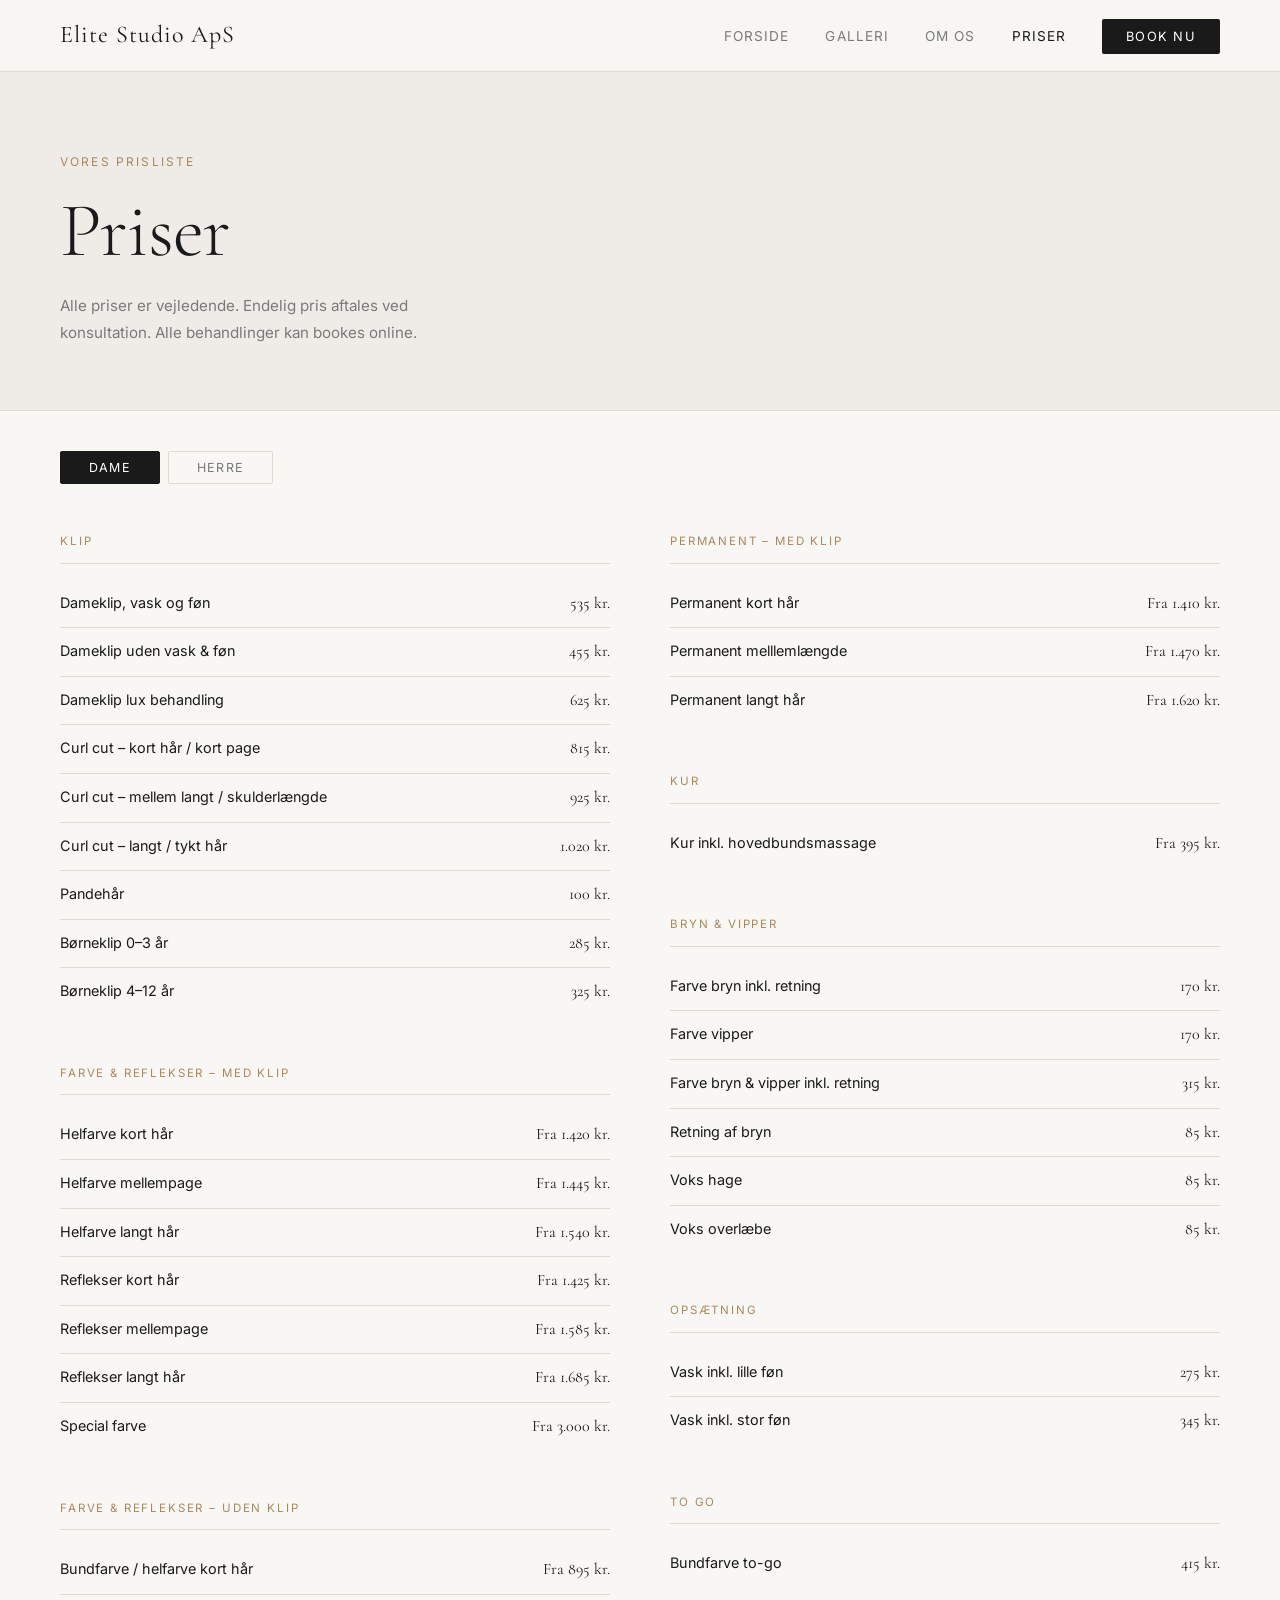
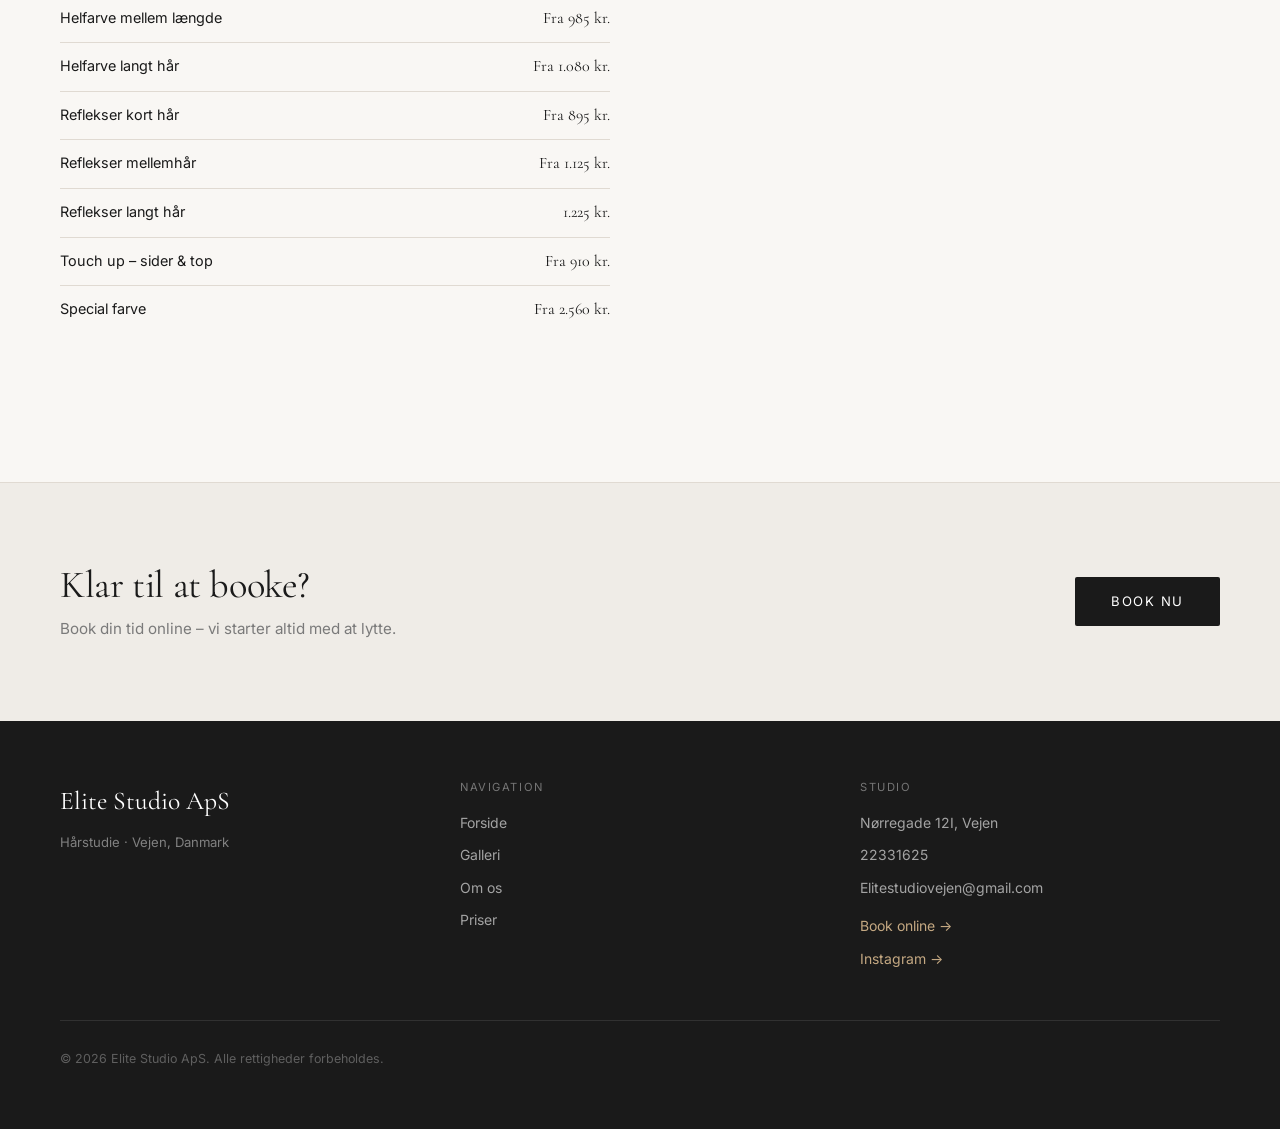
<file: pris.html>
<!DOCTYPE html>
<html lang="da">
<head>
  <meta charset="UTF-8" />
  <meta name="viewport" content="width=device-width, initial-scale=1.0" />
  <title>Priser — Elite Studio ApS</title>
  <link rel="preconnect" href="https://fonts.googleapis.com" />
  <link rel="preconnect" href="https://fonts.gstatic.com" crossorigin />
  <link href="https://fonts.googleapis.com/css2?family=Cormorant+Garamond:ital,wght@0,300;0,400;0,500;1,300;1,400&family=Inter:wght@300;400;500&display=swap" rel="stylesheet" />
  <meta name="description" content="Se priser på klip, farve, balayage, behandlinger og meget mere hos Elite Studio i Vejen. Alle priser er vejledende." />
  <meta name="keywords" content="frisørpriser Vejen, pris klip Vejen, pris balayage Vejen, Elite Studio priser" />
  <link rel="stylesheet" href="styles.css" />
  <style>
    .page-header {
      padding-top: calc(var(--nav-height) + 80px);
      padding-bottom: 64px;
      padding-left: 60px;
      padding-right: 60px;
      background: var(--bg-dark);
      border-bottom: 1px solid var(--border);
    }
    .page-header h1 { font-size: clamp(3rem, 6vw, 5rem); font-weight: 300; }
    .page-header p { color: var(--text-muted); margin-top: 16px; font-size: 0.95rem; max-width: 440px; line-height: 1.8; }

    .tab-bar { padding: 40px 60px 0; display: flex; gap: 8px; }
    .tab-btn {
      padding: 8px 28px;
      font-size: 0.78rem;
      letter-spacing: 0.1em;
      text-transform: uppercase;
      border: 1px solid var(--border);
      background: transparent;
      color: var(--text-muted);
      border-radius: 2px;
      cursor: pointer;
      transition: all 0.2s;
      font-family: var(--font-body);
    }
    .tab-btn:hover { border-color: var(--text); color: var(--text); }
    .tab-btn.active { background: var(--text); color: var(--white); border-color: var(--text); }

    .price-wrap { padding: 48px 60px 100px; }
    .price-panel { display: none; }
    .price-panel.active { display: grid; grid-template-columns: 1fr 1fr; gap: 0 60px; }

    .price-category { margin-bottom: 48px; }
    .price-category-heading {
      font-family: var(--font-body);
      font-size: 0.72rem;
      letter-spacing: 0.16em;
      text-transform: uppercase;
      color: var(--accent-dark);
      margin-bottom: 16px;
      padding-bottom: 12px;
      border-bottom: 1px solid var(--border);
    }
    .price-row {
      display: flex;
      justify-content: space-between;
      align-items: baseline;
      gap: 16px;
      padding: 11px 0;
      border-bottom: 1px solid var(--border);
      font-size: 0.9rem;
    }
    .price-row:last-child { border-bottom: none; }
    .price-name { color: var(--text); line-height: 1.5; }
    .price-amount {
      font-family: var(--font-display);
      font-size: 1rem;
      color: var(--text);
      white-space: nowrap;
      flex-shrink: 0;
    }

    .price-cta {
      background: var(--bg-dark);
      border-top: 1px solid var(--border);
      padding: 80px 60px;
      display: flex;
      align-items: center;
      justify-content: space-between;
      gap: 40px;
    }
    .price-cta h2 { font-size: clamp(1.8rem, 3vw, 2.8rem); max-width: 460px; }
    .price-cta p { color: var(--text-muted); margin-top: 10px; font-size: 0.95rem; }

    @media (max-width: 900px) {
      .page-header { padding: calc(var(--nav-height) + 48px) 24px 48px; }
      .tab-bar { padding: 32px 24px 0; }
      .price-wrap { padding: 40px 24px 72px; }
      .price-panel.active { grid-template-columns: 1fr; gap: 0; }
      .price-cta { flex-direction: column; align-items: flex-start; padding: 60px 24px; }
    }
  </style>
</head>
<body>

  <nav>
    <a class="nav-logo" href="index.html">Elite Studio ApS</a>
    <button class="nav-toggle" aria-label="Menu" onclick="document.querySelector('.nav-links').classList.toggle('open')">
      <span></span><span></span><span></span>
    </button>
    <ul class="nav-links">
      <li><a href="index.html">Forside</a></li>
      <li><a href="gallery.html">Galleri</a></li>
      <li><a href="about.html">Om os</a></li>
      <li><a href="pris.html" class="active">Priser</a></li>
      <li><a href="https://salonbook.one/?elite.studio#/" target="_blank" class="btn-book">Book nu</a></li>
    </ul>
  </nav>

  <div class="page-header">
    <span class="section-label">Vores prisliste</span>
    <h1>Priser</h1>
    <p>Alle priser er vejledende. Endelig pris aftales ved konsultation. Alle behandlinger kan bookes online.</p>
  </div>

  <div class="tab-bar">
    <button class="tab-btn active" onclick="switchTab('dame', this)">Dame</button>
    <button class="tab-btn" onclick="switchTab('herre', this)">Herre</button>
  </div>

  <div class="price-wrap">

    <!-- DAME -->
    <div class="price-panel active" id="panel-dame">

      <div>
        <div class="price-category">
          <div class="price-category-heading">Klip</div>
          <div class="price-row"><span class="price-name">Dameklip, vask og føn</span><span class="price-amount">535 kr.</span></div>
          <div class="price-row"><span class="price-name">Dameklip uden vask & føn</span><span class="price-amount">455 kr.</span></div>
          <div class="price-row"><span class="price-name">Dameklip lux behandling</span><span class="price-amount">625 kr.</span></div>
          <div class="price-row"><span class="price-name">Curl cut – kort hår / kort page</span><span class="price-amount">815 kr.</span></div>
          <div class="price-row"><span class="price-name">Curl cut – mellem langt / skulderlængde</span><span class="price-amount">925 kr.</span></div>
          <div class="price-row"><span class="price-name">Curl cut – langt / tykt hår</span><span class="price-amount">1.020 kr.</span></div>
          <div class="price-row"><span class="price-name">Pandehår</span><span class="price-amount">100 kr.</span></div>
          <div class="price-row"><span class="price-name">Børneklip 0–3 år</span><span class="price-amount">285 kr.</span></div>
          <div class="price-row"><span class="price-name">Børneklip 4–12 år</span><span class="price-amount">325 kr.</span></div>
        </div>

        <div class="price-category">
          <div class="price-category-heading">Farve & Reflekser – med klip</div>
          <div class="price-row"><span class="price-name">Helfarve kort hår</span><span class="price-amount">Fra 1.420 kr.</span></div>
          <div class="price-row"><span class="price-name">Helfarve mellempage</span><span class="price-amount">Fra 1.445 kr.</span></div>
          <div class="price-row"><span class="price-name">Helfarve langt hår</span><span class="price-amount">Fra 1.540 kr.</span></div>
          <div class="price-row"><span class="price-name">Reflekser kort hår</span><span class="price-amount">Fra 1.425 kr.</span></div>
          <div class="price-row"><span class="price-name">Reflekser mellempage</span><span class="price-amount">Fra 1.585 kr.</span></div>
          <div class="price-row"><span class="price-name">Reflekser langt hår</span><span class="price-amount">Fra 1.685 kr.</span></div>
          <div class="price-row"><span class="price-name">Special farve</span><span class="price-amount">Fra 3.000 kr.</span></div>
        </div>

        <div class="price-category">
          <div class="price-category-heading">Farve & Reflekser – uden klip</div>
          <div class="price-row"><span class="price-name">Bundfarve / helfarve kort hår</span><span class="price-amount">Fra 895 kr.</span></div>
          <div class="price-row"><span class="price-name">Helfarve mellem længde</span><span class="price-amount">Fra 985 kr.</span></div>
          <div class="price-row"><span class="price-name">Helfarve langt hår</span><span class="price-amount">Fra 1.080 kr.</span></div>
          <div class="price-row"><span class="price-name">Reflekser kort hår</span><span class="price-amount">Fra 895 kr.</span></div>
          <div class="price-row"><span class="price-name">Reflekser mellemhår</span><span class="price-amount">Fra 1.125 kr.</span></div>
          <div class="price-row"><span class="price-name">Reflekser langt hår</span><span class="price-amount">1.225 kr.</span></div>
          <div class="price-row"><span class="price-name">Touch up – sider & top</span><span class="price-amount">Fra 910 kr.</span></div>
          <div class="price-row"><span class="price-name">Special farve</span><span class="price-amount">Fra 2.560 kr.</span></div>
        </div>
      </div>

      <div>
        <div class="price-category">
          <div class="price-category-heading">Permanent – med klip</div>
          <div class="price-row"><span class="price-name">Permanent kort hår</span><span class="price-amount">Fra 1.410 kr.</span></div>
          <div class="price-row"><span class="price-name">Permanent melllemlængde</span><span class="price-amount">Fra 1.470 kr.</span></div>
          <div class="price-row"><span class="price-name">Permanent langt hår</span><span class="price-amount">Fra 1.620 kr.</span></div>
        </div>

        <div class="price-category">
          <div class="price-category-heading">Kur</div>
          <div class="price-row"><span class="price-name">Kur inkl. hovedbundsmassage</span><span class="price-amount">Fra 395 kr.</span></div>
        </div>

        <div class="price-category">
          <div class="price-category-heading">Bryn & Vipper</div>
          <div class="price-row"><span class="price-name">Farve bryn inkl. retning</span><span class="price-amount">170 kr.</span></div>
          <div class="price-row"><span class="price-name">Farve vipper</span><span class="price-amount">170 kr.</span></div>
          <div class="price-row"><span class="price-name">Farve bryn & vipper inkl. retning</span><span class="price-amount">315 kr.</span></div>
          <div class="price-row"><span class="price-name">Retning af bryn</span><span class="price-amount">85 kr.</span></div>
          <div class="price-row"><span class="price-name">Voks hage</span><span class="price-amount">85 kr.</span></div>
          <div class="price-row"><span class="price-name">Voks overlæbe</span><span class="price-amount">85 kr.</span></div>
        </div>

        <div class="price-category">
          <div class="price-category-heading">Opsætning</div>
          <div class="price-row"><span class="price-name">Vask inkl. lille føn</span><span class="price-amount">275 kr.</span></div>
          <div class="price-row"><span class="price-name">Vask inkl. stor føn</span><span class="price-amount">345 kr.</span></div>
        </div>

        <div class="price-category">
          <div class="price-category-heading">To Go</div>
          <div class="price-row"><span class="price-name">Bundfarve to-go</span><span class="price-amount">415 kr.</span></div>
        </div>
      </div>

    </div>

    <!-- HERRE -->
    <div class="price-panel" id="panel-herre">

      <div>
        <div class="price-category">
          <div class="price-category-heading">Klip</div>
          <div class="price-row"><span class="price-name">Herreklip, vask og føn</span><span class="price-amount">395 kr.</span></div>
          <div class="price-row"><span class="price-name">Herreklip uden vask & føn</span><span class="price-amount">325 kr.</span></div>
          <div class="price-row"><span class="price-name">Skæg</span><span class="price-amount">Fra 95 kr.</span></div>
          <div class="price-row"><span class="price-name">Børneklip 0–3 år</span><span class="price-amount">285 kr.</span></div>
          <div class="price-row"><span class="price-name">Børneklip 4–12 år</span><span class="price-amount">325 kr.</span></div>
        </div>

        <div class="price-category">
          <div class="price-category-heading">Farve & Reflekser – med klip</div>
          <div class="price-row"><span class="price-name">Helfarve / reflekser</span><span class="price-amount">715 kr.</span></div>
          <div class="price-row"><span class="price-name">Kamstrejf</span><span class="price-amount">605 kr.</span></div>
        </div>
      </div>

      <div>
        <div class="price-category">
          <div class="price-category-heading">Farve & Reflekser – uden klip</div>
          <div class="price-row"><span class="price-name">Helfarve / reflekser</span><span class="price-amount">Fra 525 kr.</span></div>
          <div class="price-row"><span class="price-name">Reflekser langt hår</span><span class="price-amount">1.225 kr.</span></div>
        </div>

        <div class="price-category">
          <div class="price-category-heading">Permanent – med klip</div>
          <div class="price-row"><span class="price-name">Permanent kort hår</span><span class="price-amount">Fra 1.410 kr.</span></div>
        </div>
      </div>

    </div>

  </div>

  <div class="price-cta">
    <div>
      <h2>Klar til at booke?</h2>
      <p>Book din tid online – vi starter altid med at lytte.</p>
    </div>
    <a href="https://salonbook.one/?elite.studio#/" target="_blank" class="btn btn-primary">Book nu</a>
  </div>

  <footer>
    <div>
      <div class="footer-brand">Elite Studio ApS</div>
      <div class="footer-tagline">Hårstudie · Vejen, Danmark</div>
    </div>
    <div>
      <h4>Navigation</h4>
      <ul>
        <li><a href="index.html">Forside</a></li>
        <li><a href="gallery.html">Galleri</a></li>
        <li><a href="about.html">Om os</a></li>
        <li><a href="pris.html">Priser</a></li>
      </ul>
    </div>
    <div>
      <h4>Studio</h4>
      <ul>
        <li><a href="#">Nørregade 12I, Vejen</a></li>
        <li><a href="tel:22331625">22331625</a></li>
        <li><a href="mailto:Elitestudiovejen@gmail.com">Elitestudiovejen@gmail.com</a></li>
        <li style="margin-top:16px"><a href="https://salonbook.one/?elite.studio#/" target="_blank" style="color:var(--accent)">Book online →</a></li>
        <li style="margin-top:10px"><a href="https://www.instagram.com/elite_studio_vejen" target="_blank" style="color:var(--accent)">Instagram →</a></li>
      </ul>
    </div>
    <div class="footer-bottom">© 2026 Elite Studio ApS. Alle rettigheder forbeholdes.</div>
  </footer>

  <script>
    function switchTab(tab, btn) {
      document.querySelectorAll('.price-panel').forEach(p => p.classList.remove('active'));
      document.querySelectorAll('.tab-btn').forEach(b => b.classList.remove('active'));
      document.getElementById('panel-' + tab).classList.add('active');
      btn.classList.add('active');
    }
  </script>

</body>
</html>
</file>
<file: styles.css>
/* ===== RESET & BASE ===== */
*, *::before, *::after { box-sizing: border-box; margin: 0; padding: 0; }

:root {
  --bg: #F9F7F4;
  --bg-dark: #EFECE7;
  --text: #1A1A1A;
  --text-muted: #7A7A7A;
  --accent: #C4A882;
  --accent-dark: #A8895F;
  --white: #FFFFFF;
  --border: #E0DAD2;
  --nav-height: 72px;

  --font-display: 'Cormorant Garamond', Georgia, serif;
  --font-body: 'Inter', system-ui, sans-serif;
}

html { scroll-behavior: smooth; }

body {
  font-family: var(--font-body);
  background: var(--bg);
  color: var(--text);
  font-size: 16px;
  line-height: 1.6;
  -webkit-font-smoothing: antialiased;
}

a { color: inherit; text-decoration: none; }
img { display: block; width: 100%; object-fit: cover; }

/* ===== TYPOGRAPHY ===== */
h1, h2, h3, h4 {
  font-family: var(--font-display);
  font-weight: 400;
  line-height: 1.15;
  letter-spacing: -0.01em;
}

/* ===== NAV ===== */
nav {
  position: fixed;
  top: 0; left: 0; right: 0;
  height: var(--nav-height);
  display: flex;
  align-items: center;
  justify-content: space-between;
  padding: 0 60px;
  background: rgba(249,247,244,0.92);
  backdrop-filter: blur(12px);
  border-bottom: 1px solid var(--border);
  z-index: 100;
}

.nav-logo {
  font-family: var(--font-display);
  font-size: 1.5rem;
  letter-spacing: 0.04em;
  color: var(--text);
}

.nav-links {
  display: flex;
  align-items: center;
  gap: 36px;
  list-style: none;
}

.nav-links a {
  font-size: 0.85rem;
  letter-spacing: 0.08em;
  text-transform: uppercase;
  color: var(--text-muted);
  transition: color 0.2s;
}

.nav-links a:hover,
.nav-links a.active { color: var(--text); }

.nav-links .btn-book {
  background: var(--text);
  color: var(--white);
  padding: 10px 24px;
  font-size: 0.8rem;
  letter-spacing: 0.1em;
  text-transform: uppercase;
  border-radius: 2px;
  transition: background 0.2s, color 0.2s;
}

.nav-links .btn-book:hover {
  background: var(--accent-dark);
  color: var(--white);
}

/* ===== BUTTONS ===== */
.btn {
  display: inline-block;
  padding: 14px 36px;
  font-family: var(--font-body);
  font-size: 0.82rem;
  letter-spacing: 0.12em;
  text-transform: uppercase;
  border-radius: 2px;
  cursor: pointer;
  transition: all 0.22s;
  border: none;
}

.btn-primary {
  background: var(--text);
  color: var(--white);
}
.btn-primary:hover { background: var(--accent-dark); color: var(--white); }

.btn-outline {
  background: transparent;
  color: var(--text);
  border: 1px solid var(--text);
}
.btn-outline:hover { background: var(--text); color: var(--white); }

/* ===== SECTION LAYOUT ===== */
section { padding: 100px 60px; }

.section-label {
  display: block;
  font-size: 0.75rem;
  letter-spacing: 0.18em;
  text-transform: uppercase;
  color: var(--accent-dark);
  margin-bottom: 16px;
}

.section-heading {
  font-family: var(--font-display);
  font-size: clamp(2.2rem, 4vw, 3.6rem);
  color: var(--text);
  max-width: 700px;
}

/* ===== FOOTER ===== */
footer {
  background: var(--text);
  color: rgba(255,255,255,0.6);
  padding: 60px;
  display: grid;
  grid-template-columns: 1fr 1fr 1fr;
  gap: 40px;
  font-size: 0.875rem;
}

.footer-brand {
  font-family: var(--font-display);
  font-size: 1.6rem;
  color: var(--white);
  margin-bottom: 10px;
}

.footer-tagline { color: rgba(255,255,255,0.45); font-size: 0.82rem; }

footer h4 {
  font-family: var(--font-body);
  font-size: 0.7rem;
  letter-spacing: 0.14em;
  text-transform: uppercase;
  color: rgba(255,255,255,0.4);
  margin-bottom: 18px;
}

footer ul { list-style: none; }
footer ul li { margin-bottom: 10px; }
footer ul a { color: rgba(255,255,255,0.6); transition: color 0.2s; }
footer ul a:hover { color: var(--white); }

.footer-bottom {
  grid-column: 1 / -1;
  border-top: 1px solid rgba(255,255,255,0.1);
  padding-top: 28px;
  font-size: 0.78rem;
  color: rgba(255,255,255,0.3);
}

/* ===== HAMBURGER (mobile) ===== */
.nav-toggle {
  display: none;
  flex-direction: column;
  gap: 5px;
  cursor: pointer;
  background: none;
  border: none;
  padding: 4px;
}
.nav-toggle span {
  display: block;
  width: 24px;
  height: 1.5px;
  background: var(--text);
  transition: all 0.3s;
}

/* ===== RESPONSIVE ===== */
@media (max-width: 900px) {
  nav { padding: 0 24px; }
  section { padding: 72px 24px; }
  footer { grid-template-columns: 1fr 1fr; padding: 48px 24px; }

  .nav-toggle { display: flex; }

  .nav-links {
    display: none;
    position: fixed;
    top: var(--nav-height);
    left: 0; right: 0;
    flex-direction: column;
    align-items: flex-start;
    padding: 32px 24px;
    background: var(--bg);
    border-bottom: 1px solid var(--border);
    gap: 24px;
  }
  .nav-links.open { display: flex; }
  .nav-links a { font-size: 1rem; }
  .nav-links .btn-book { width: 100%; text-align: center; }
}

@media (max-width: 600px) {
  footer { grid-template-columns: 1fr; }
}
</file>
